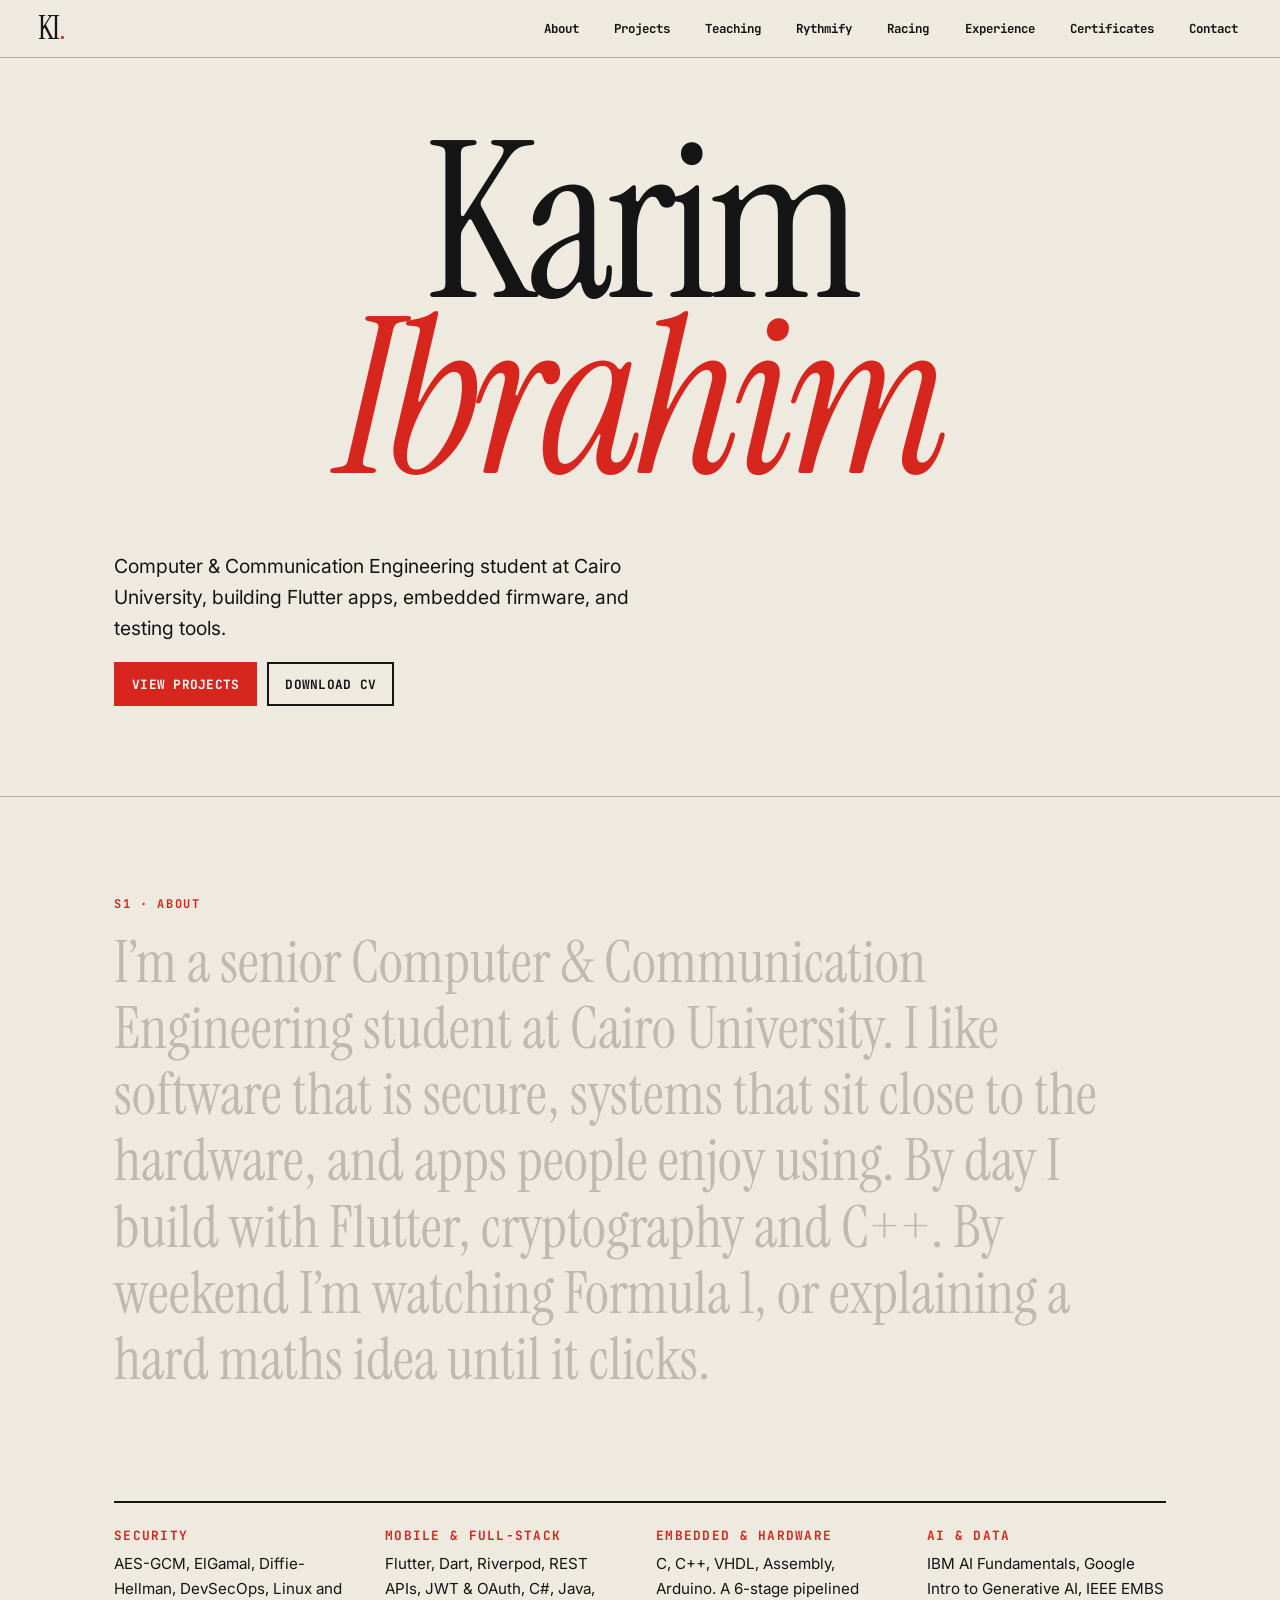
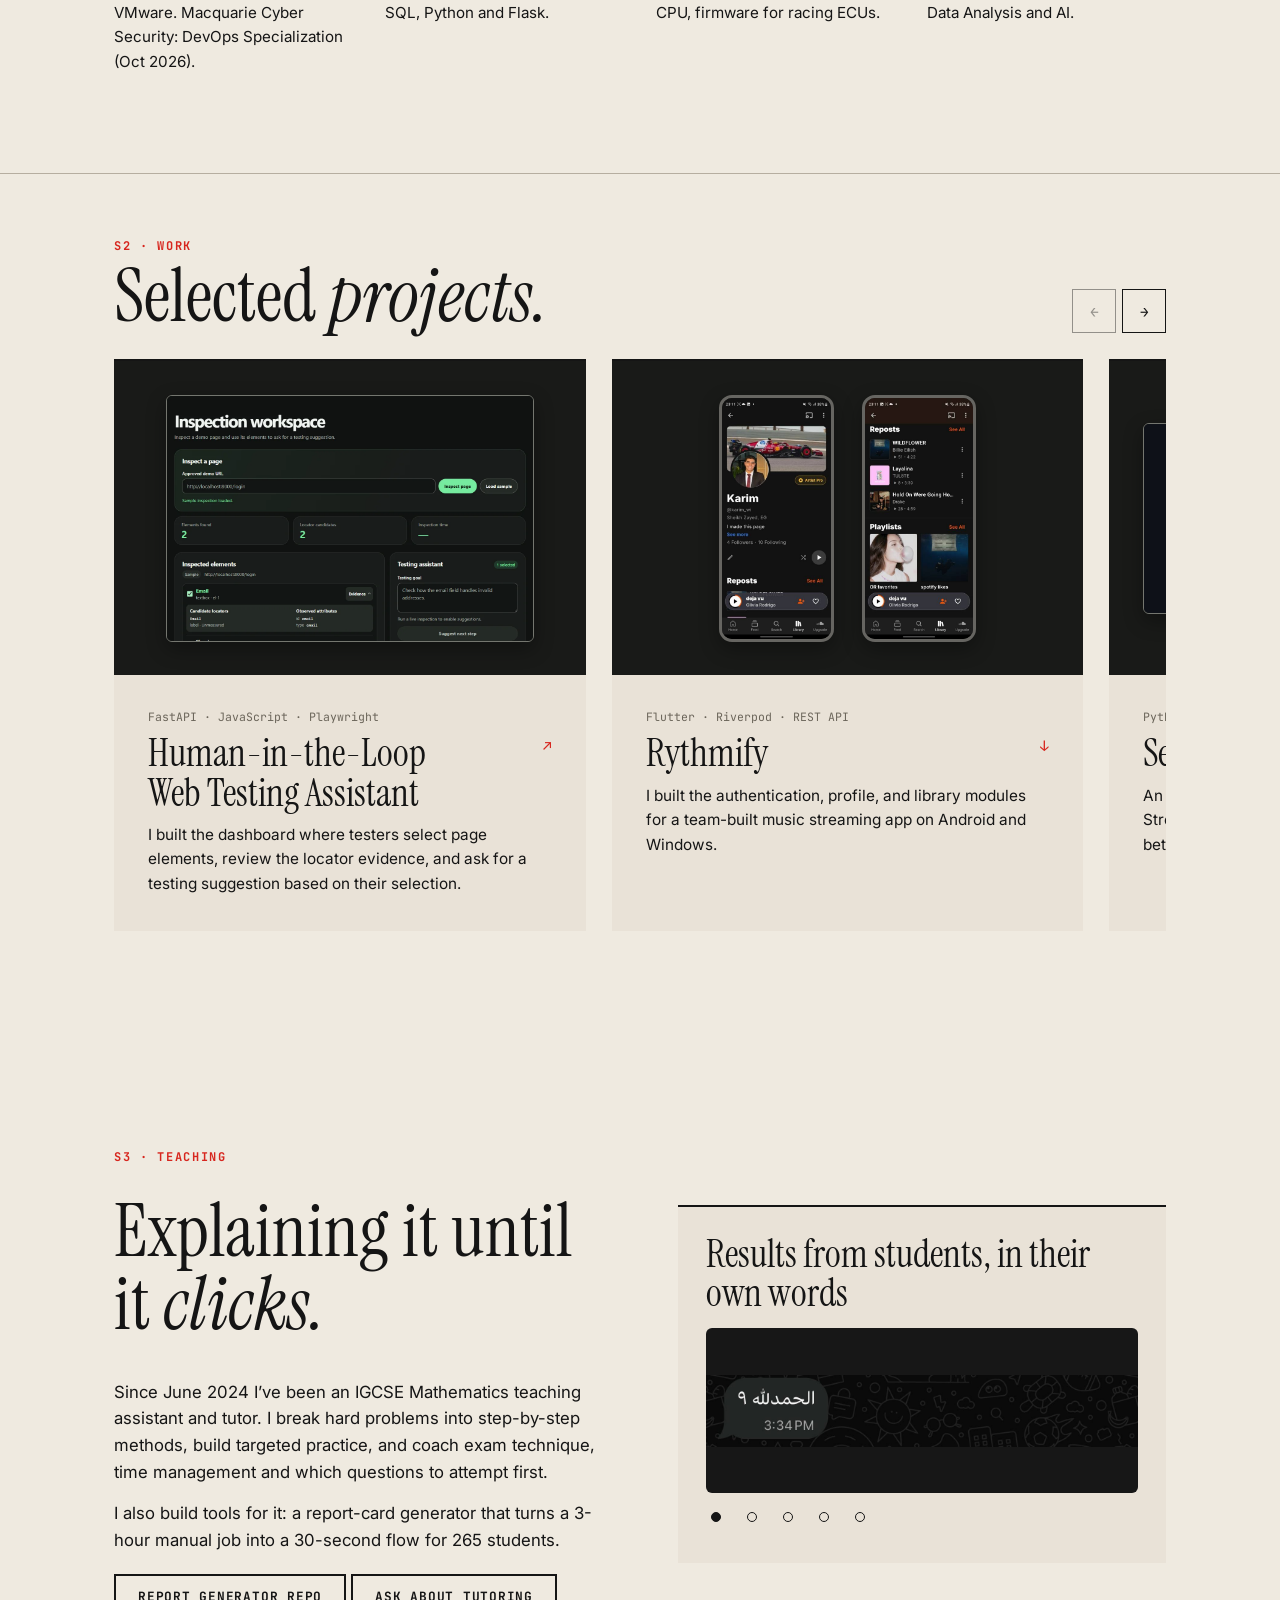
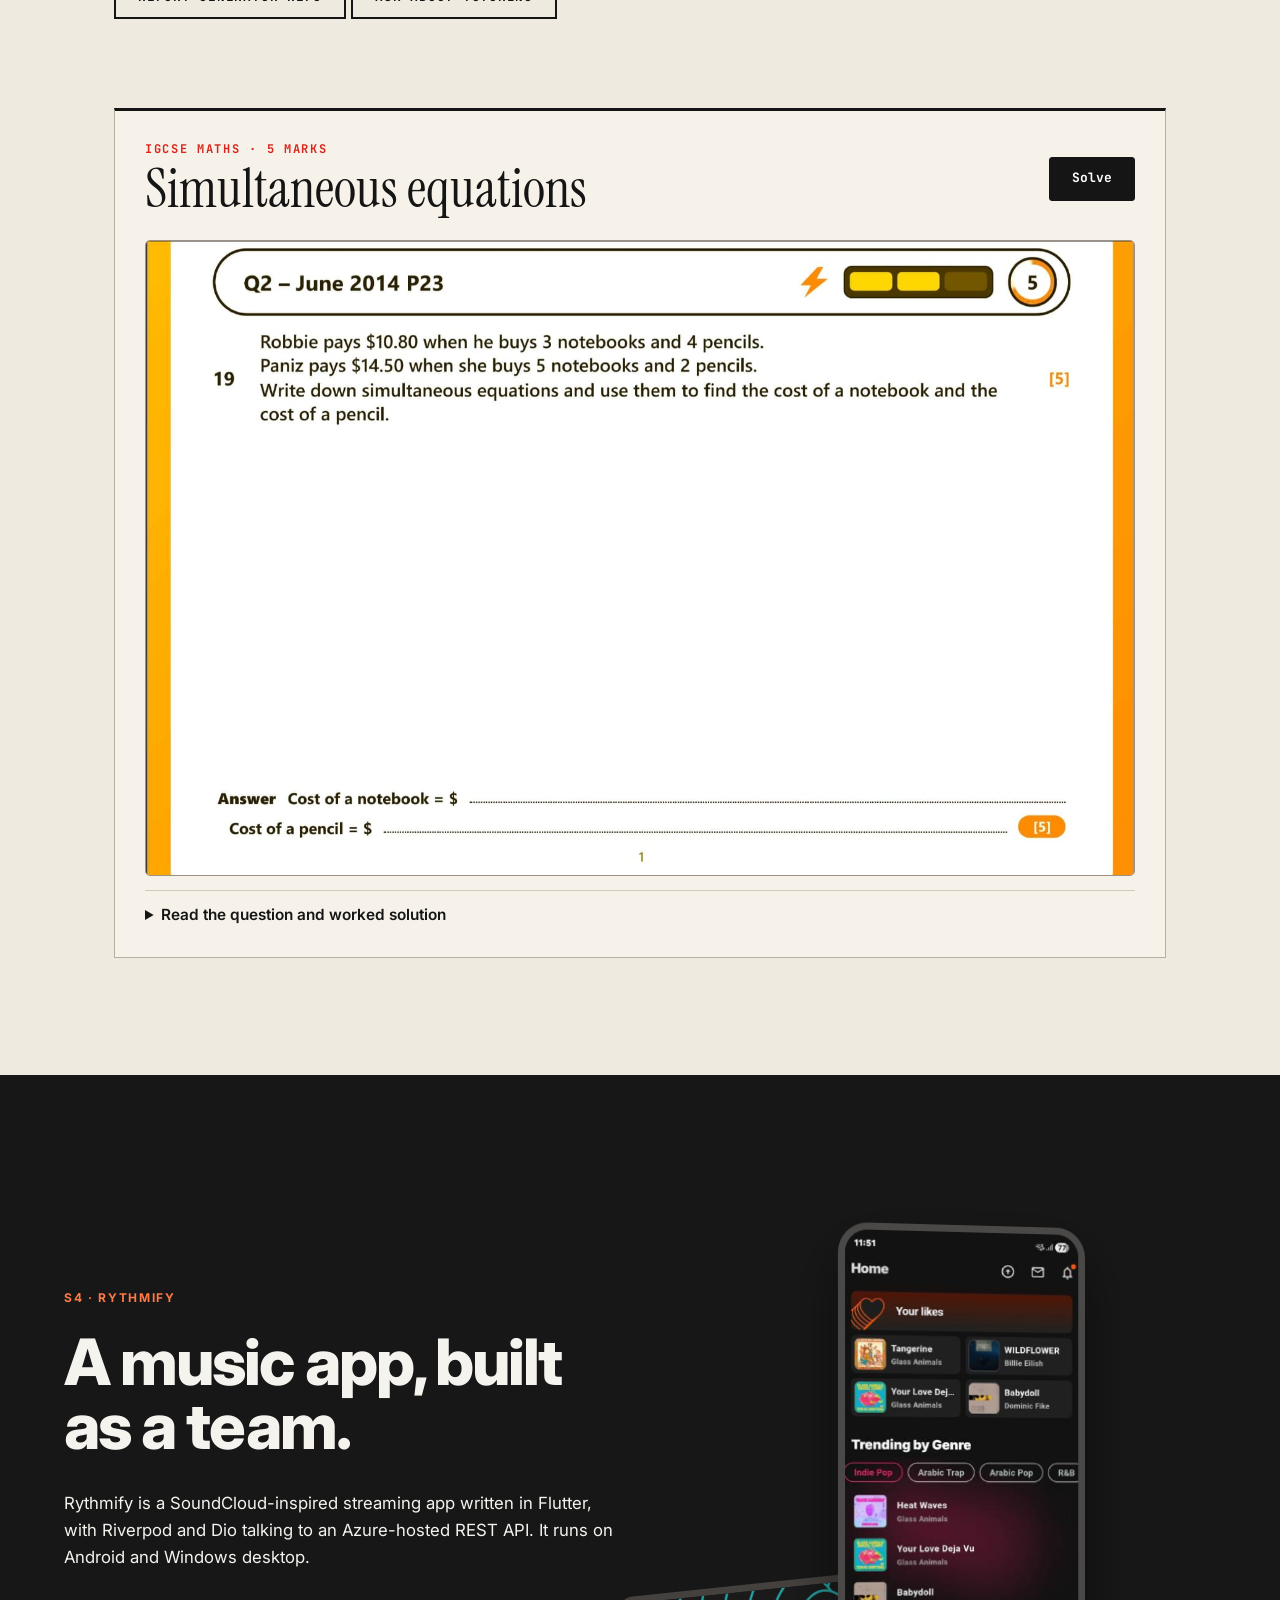
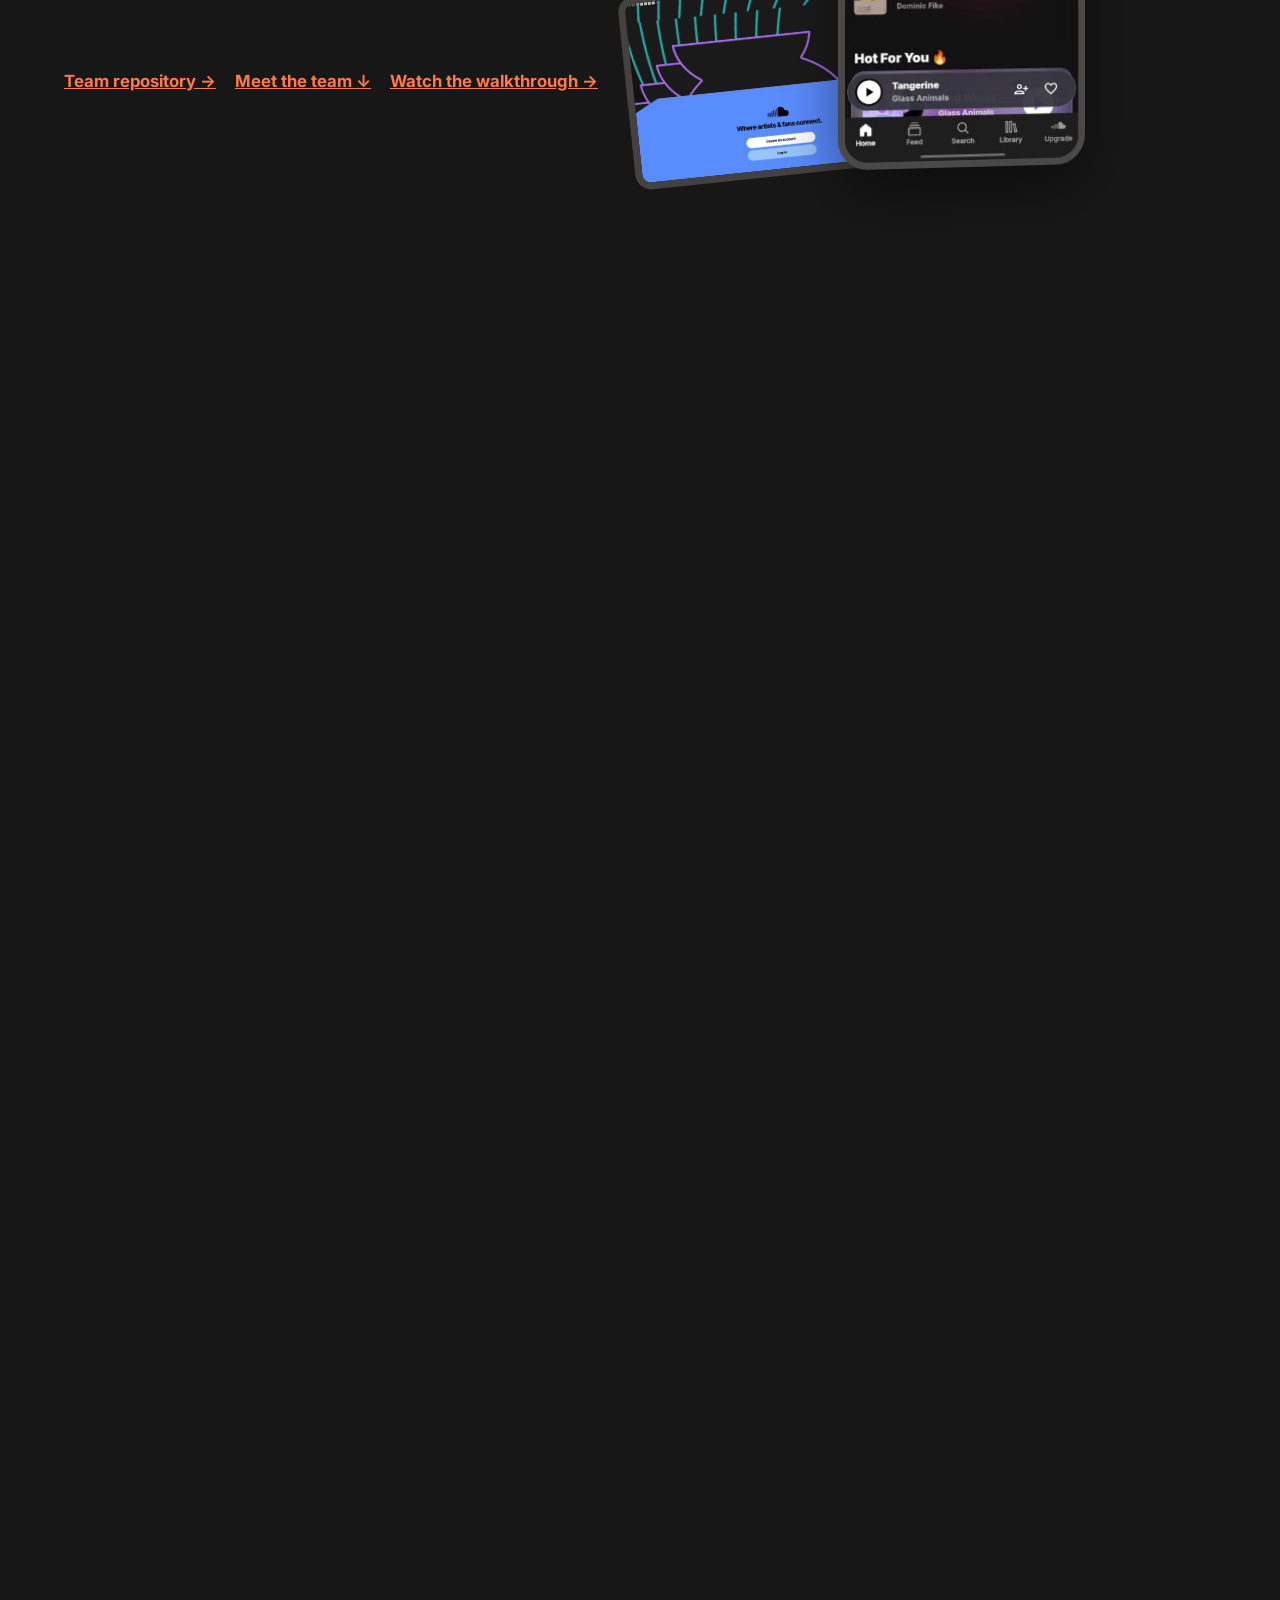
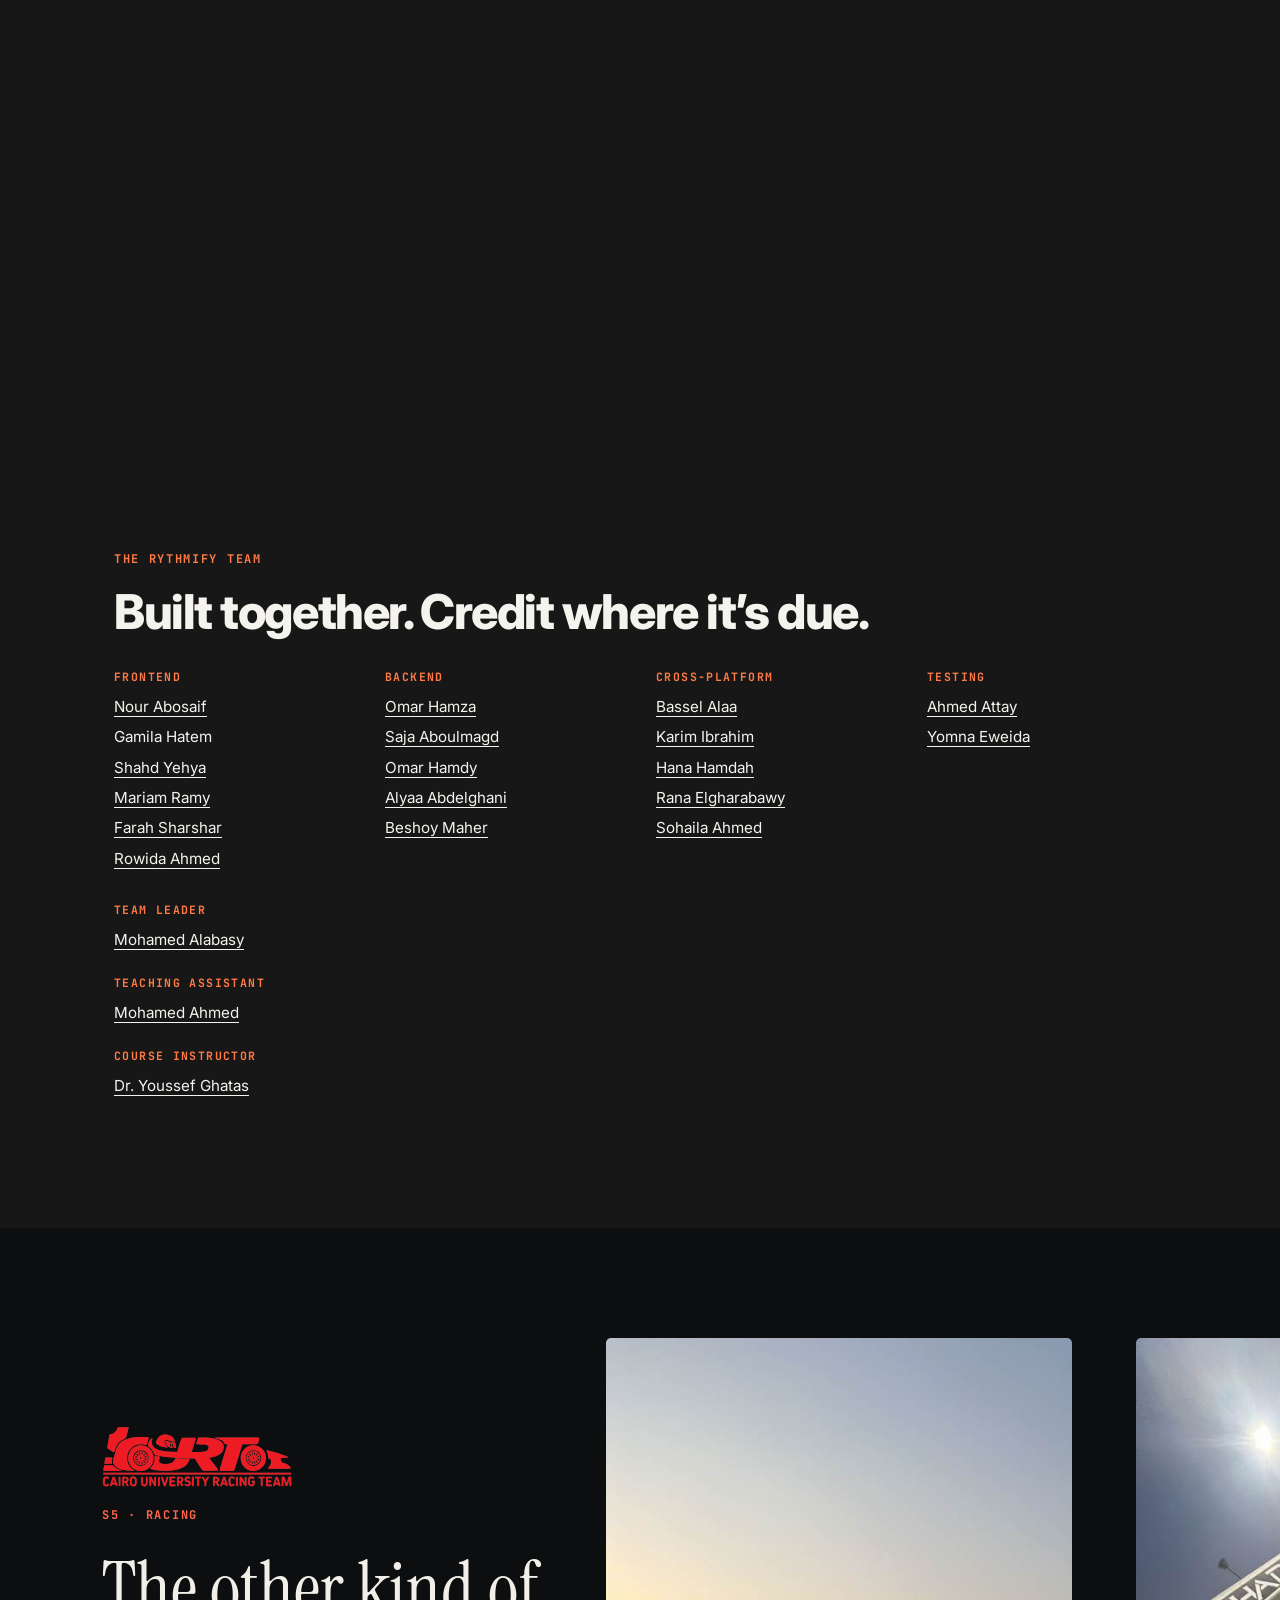
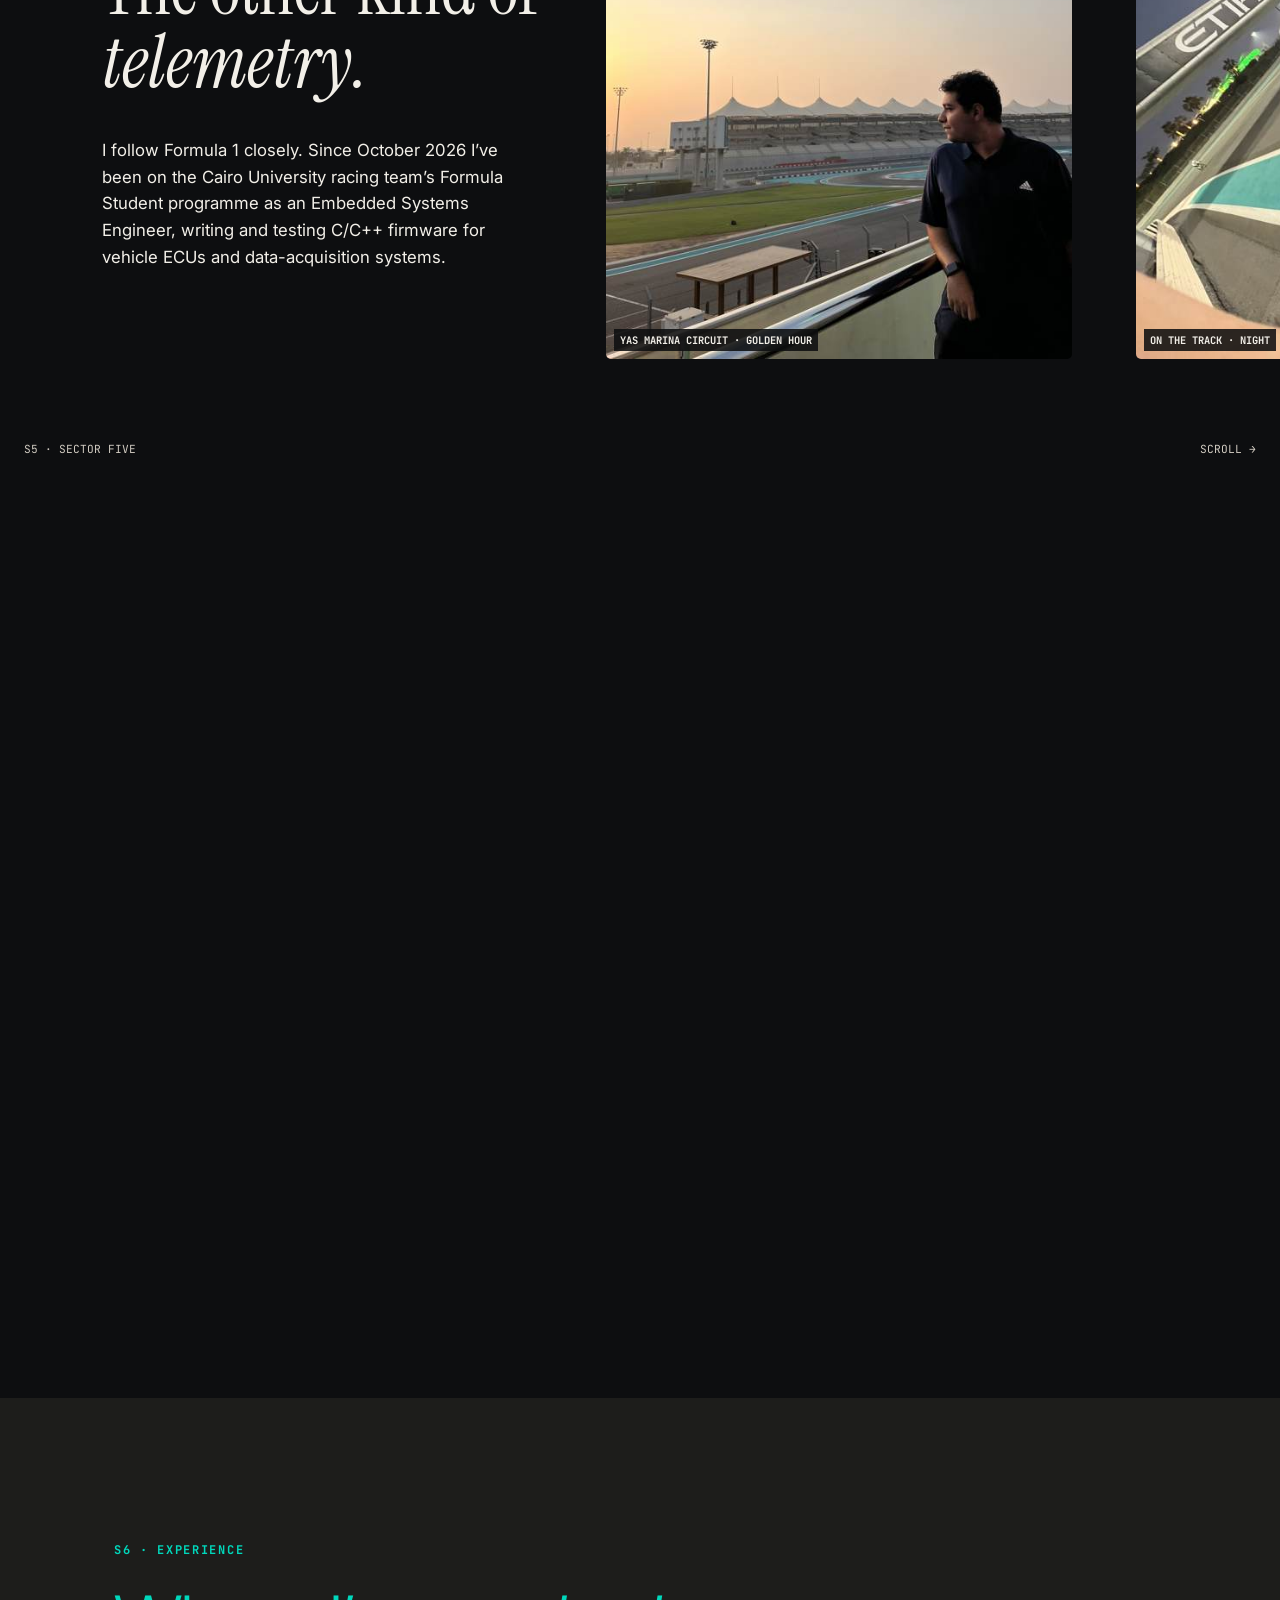
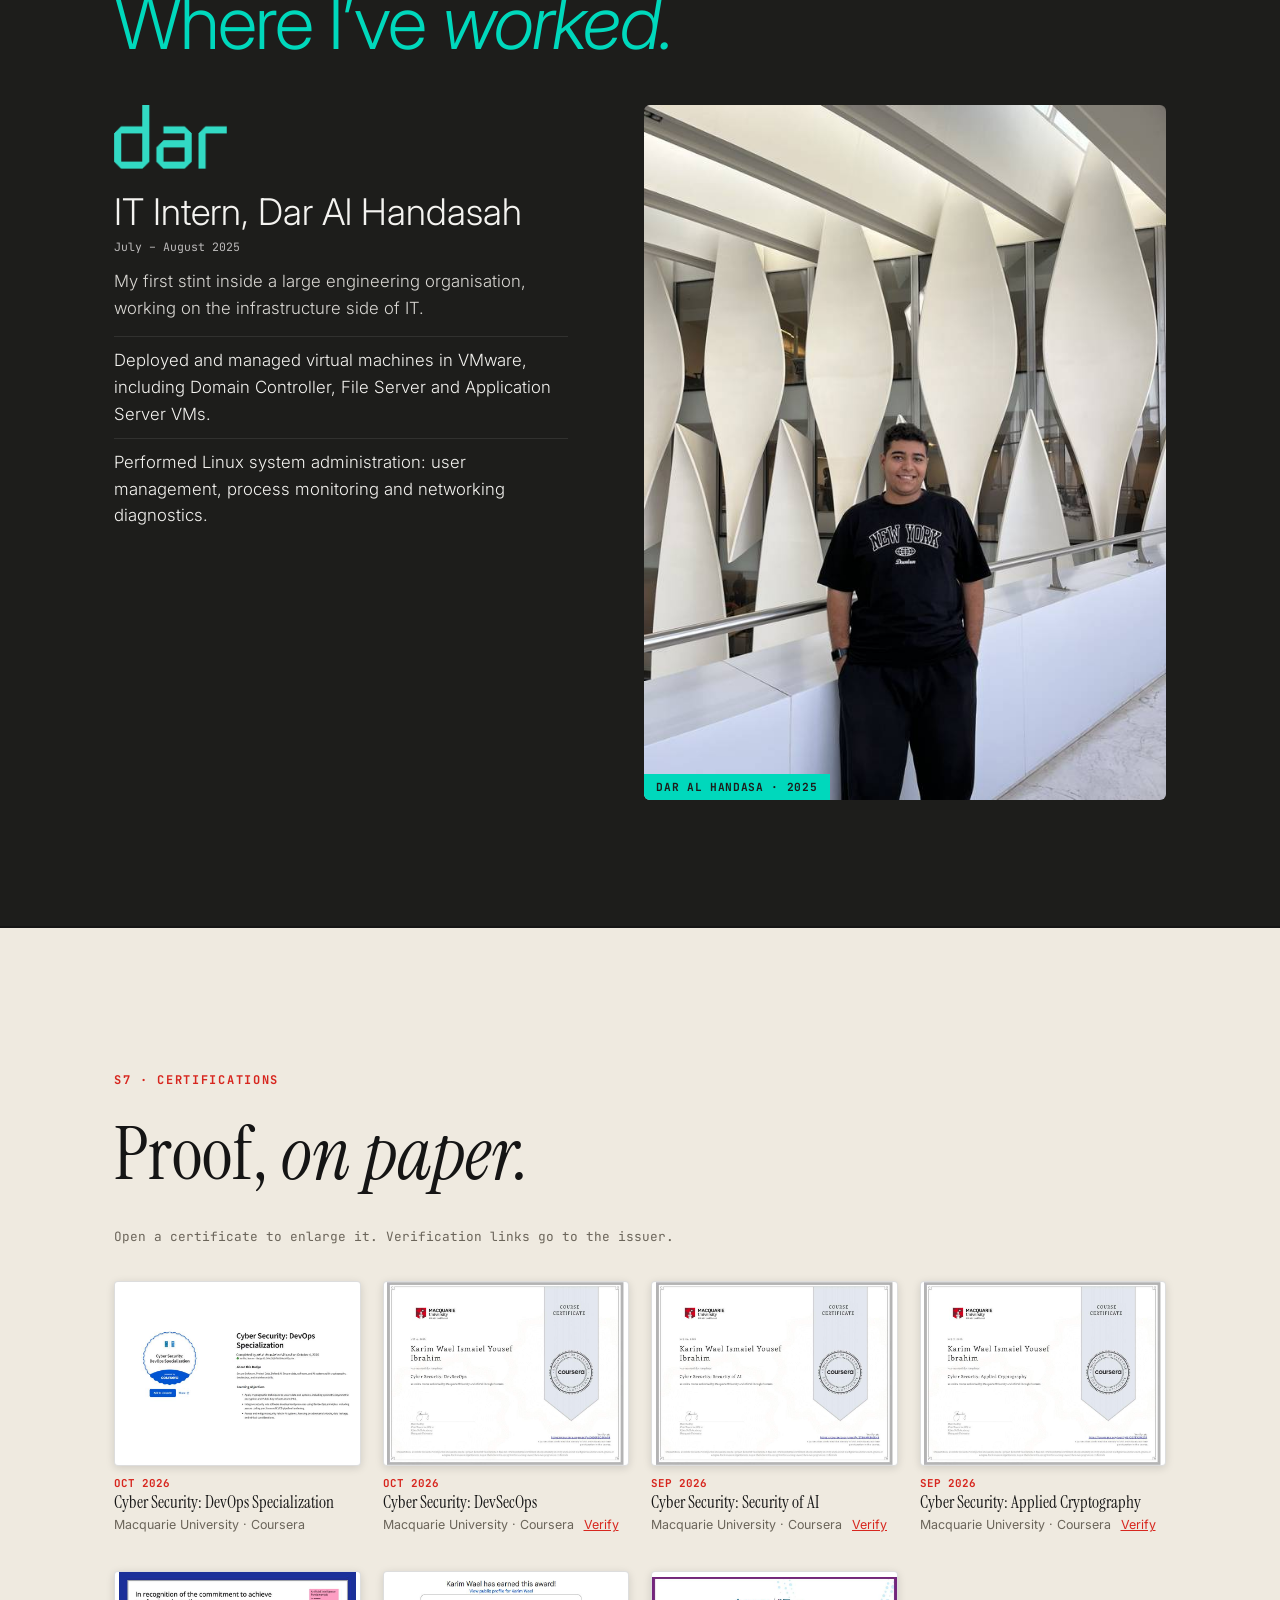
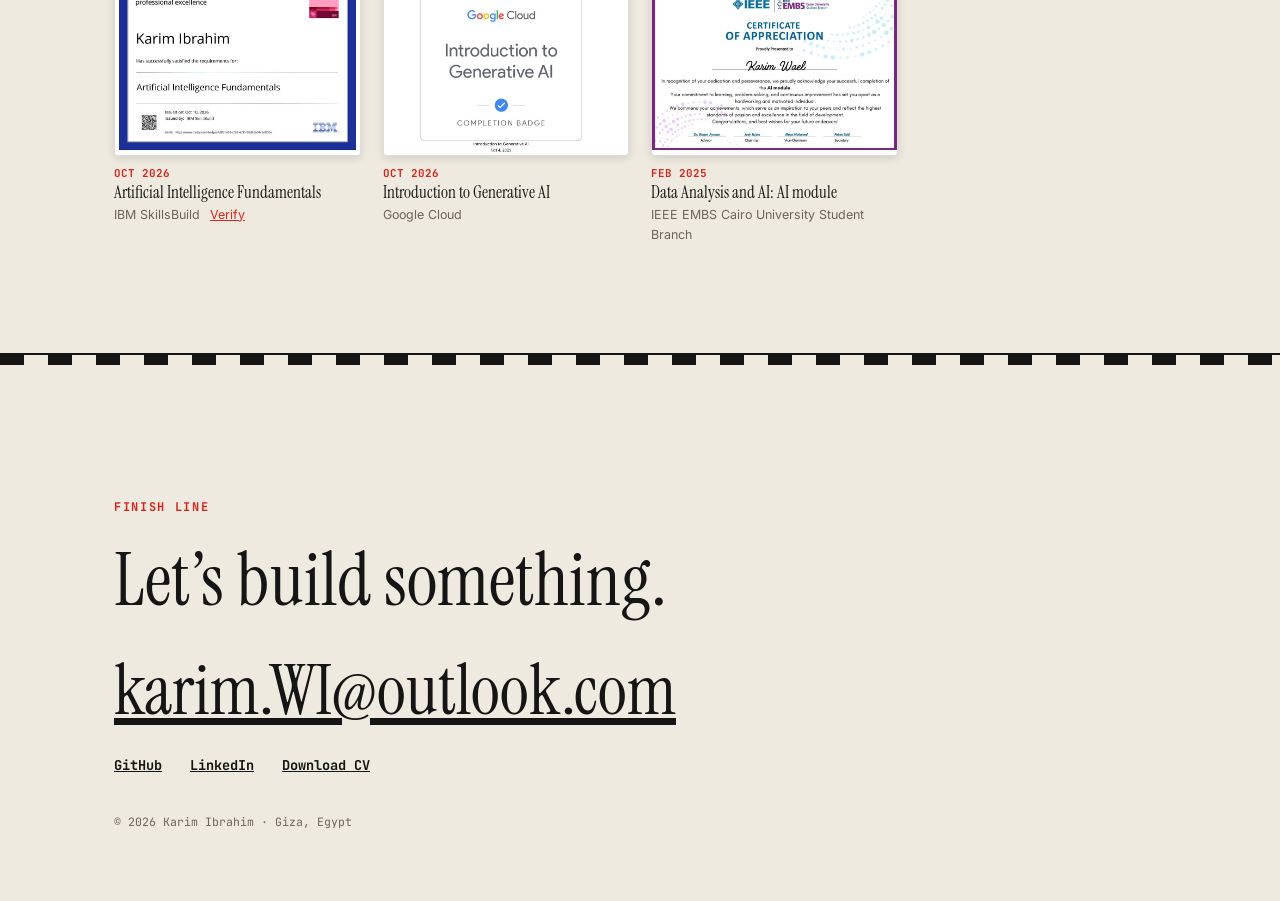
<file: index.html>
<!DOCTYPE html>
<html lang="en" id="top"><head><meta charset="utf-8">
<meta name="viewport" content="width=device-width, initial-scale=1, viewport-fit=cover">
<meta name="theme-color" content="#efeae0">
<title>Karim Ibrahim — Engineer, builder, teacher</title>
<meta name="description" content="Karim Ibrahim: Computer & Communication Engineering student at Cairo University. Flutter, security, embedded systems, Formula Student, IGCSE maths.">
<meta property="og:title" content="Karim Ibrahim — Engineer, builder, teacher"><meta property="og:type" content="website">
<link rel="preconnect" href="https://fonts.googleapis.com"><link rel="preconnect" href="https://fonts.gstatic.com" crossorigin>
<link href="https://fonts.googleapis.com/css2?family=Inter:wght@400;600;800&family=Instrument+Serif:ital@0;1&family=JetBrains+Mono:wght@400;700&display=swap" rel="stylesheet">
<link rel="icon" href="favicon.ico" sizes="any">
<link rel="stylesheet" href="styles.css"></head><body>
<a class="skip-link" href="#main">Skip to content</a>
<div class="site-header">
  <div class="nav-inner">
    <a class="wordmark" href="#top" aria-label="Karim Ibrahim, home">KI<span>.</span></a>
    <nav class="desktop-nav" aria-label="Portfolio">
      <a href="#about">About</a>
      <a href="#featured">Projects</a>
      <a href="#teach">Teaching</a>
      <a href="#ryth">Rythmify</a>
      <a href="#race">Racing</a>
      <a href="#exp">Experience</a>
      <a href="#certs">Certificates</a>
      <a href="#contact">Contact</a>
    </nav>
    <details class="mobile-menu">
      <summary>Menu</summary>
      <nav aria-label="Portfolio">
        <a href="#about">About</a>
        <a href="#featured">Projects</a>
        <a href="#teach">Teaching</a>
        <a href="#ryth">Rythmify</a>
        <a href="#race">Racing</a>
        <a href="#exp">Experience</a>
        <a href="#certs">Certificates</a>
        <a href="#contact">Contact</a>
      </nav>
    </details>
  </div>
  <div id="lap" aria-hidden="true"><b></b></div>
</div>

<header id="hero">
  <div class="w">
    <h1 class="name"><span>Karim</span> <span>Ibrahim</span></h1>
    <div class="hero-details">
      <p class="hero-intro">Computer &amp; Communication Engineering student at Cairo University, building Flutter apps, embedded firmware, and testing tools.</p>
      <div class="actions">
        <a class="btn primary" href="#featured">View projects</a>
        <a class="btn" href="assets/karim-ibrahim-cv.pdf" download>Download CV</a>
      </div>
    </div>
  </div>
</header>

<main id="main" tabindex="-1">
<section id="about" aria-labelledby="about-heading"><div class="w"><h2 class="eye" id="about-heading">S1 · About</h2>
<p class="big" id="big">I’m a senior Computer & Communication Engineering student at Cairo University. I like software that is secure, systems that sit close to the hardware, and apps people enjoy using. By day I build with Flutter, cryptography and C++. By weekend I’m watching Formula 1, or explaining a hard maths idea until it clicks.</p>
<div class="skills rv"><div><h3>Security</h3><p>AES-GCM, ElGamal, Diffie-Hellman, DevSecOps, Linux and VMware. Macquarie Cyber Security: DevOps Specialization (Oct 2026).</p></div><div><h3>Mobile & full-stack</h3><p>Flutter, Dart, Riverpod, REST APIs, JWT & OAuth, C#, Java, SQL, Python and Flask.</p></div><div><h3>Embedded & hardware</h3><p>C, C++, VHDL, Assembly, Arduino. A 6-stage pipelined CPU, firmware for racing ECUs.</p></div><div><h3>AI & data</h3><p>IBM AI Fundamentals, Google Intro to Generative AI, IEEE EMBS Data Analysis and AI.</p></div></div></div></section>

<section class="featured" id="featured" aria-labelledby="featured-heading">
  <div class="w">
    <div class="featured-head" id="work">
      <div>
        <p class="eye">S2 · Work</p>
        <h2 id="featured-heading">Selected <em>projects.</em></h2>
      </div>
      <div class="project-controls" hidden>
        <button type="button" aria-label="Previous project" aria-controls="project-track" data-shift="-1">←</button>
        <button type="button" aria-label="Next project" aria-controls="project-track" data-shift="1">→</button>
      </div>
    </div>
    <div class="project-track" id="project-track" role="region" aria-label="Project cards" tabindex="0">
      <article class="project" id="project-testing-assistant">
        <a class="project-card" href="projects/testing-assistant.html" aria-labelledby="project-title-testing-assistant">
          <div class="project-visual">
            <img src="assets/testing-assistant.webp" alt="Dashboard showing selectable page elements, candidate locators, and a testing goal" width="1180" height="790" loading="lazy" decoding="async">
          </div>
          <div class="project-body">
            <p class="tag">FastAPI · JavaScript · Playwright</p>
            <h3 id="project-title-testing-assistant">Human-in-the-Loop Web Testing Assistant <span aria-hidden="true">↗</span></h3>
            <p>I built the dashboard where testers select page elements, review the locator evidence, and ask for a testing suggestion based on their selection.</p>
          </div>
        </a>
      </article>
      <article class="project" id="project-rythmify">
        <a class="project-card" href="#ryth" aria-labelledby="project-title-rythmify">
          <div class="project-visual project-visual--phones">
            <img src="assets/rythmify-profile.jpg" alt="Rythmify profile screen with avatar, cover image, and follower counts" width="360" height="800" loading="lazy" decoding="async">
            <img src="assets/rythmify-library.jpg" alt="Rythmify library screen showing reposts and playlists" width="360" height="800" loading="lazy" decoding="async">
          </div>
          <div class="project-body">
            <p class="tag">Flutter · Riverpod · REST API</p>
            <h3 id="project-title-rythmify">Rythmify <span aria-hidden="true">↓</span></h3>
            <p>I built the authentication, profile, and library modules for a team-built music streaming app on Android and Windows.</p>
          </div>
        </a>
      </article>
      <article class="project" id="project-password-manager">
        <a class="project-card" href="projects/password-manager.html" aria-labelledby="project-title-password-manager">
          <div class="project-visual">
            <img src="assets/password-manager-web.png" alt="Streamlit interface for transferring an encrypted vault with a masked password field" width="1280" height="600" loading="lazy" decoding="async">
          </div>
          <div class="project-body">
            <p class="tag">Python · Streamlit · Applied cryptography</p>
            <h3 id="project-title-password-manager">Secure Password Manager <span aria-hidden="true">↗</span></h3>
            <p>An encrypted vault with a command-line interface, a Streamlit UI, and support for transferring the vault between devices.</p>
          </div>
        </a>
      </article>
      <article class="project" id="project-pipelined-cpu">
        <a class="project-card" href="projects/pipelined-cpu.html" aria-labelledby="project-title-pipelined-cpu">
          <div class="project-visual">
            <img src="assets/processor-one-operand.png" alt="ModelSim waveforms and final register state for a one-operand processor test" width="1280" height="676" loading="lazy" decoding="async">
          </div>
          <div class="project-body">
            <p class="tag">VHDL · ModelSim</p>
            <h3 id="project-title-pipelined-cpu">6-stage Pipelined CPU <span aria-hidden="true">↗</span></h3>
            <p>A six-stage processor that runs custom assembly and handles interrupts and pipeline hazards.</p>
          </div>
        </a>
      </article>
      <article class="project project--video" id="project-embedded-wall-follower">
        <a class="project-card" href="projects/embedded-wall-follower.html" aria-labelledby="project-title-embedded-wall-follower">
          <video id="robot-preview" class="project-video" data-autoplay data-src="assets/embedded-wall-follower.mp4" poster="assets/embedded-wall-follower.webp" muted playsinline loop preload="none" aria-hidden="true"></video>
          <div class="project-body">
            <p class="tag">Embedded C · Distance sensors · Finite state machine</p>
            <h3 id="project-title-embedded-wall-follower">Embedded Wall Follower <span aria-hidden="true">↗</span></h3>
            <p>An autonomous robot that follows walls, handles sharp turns, and counts left and right turns.</p>
          </div>
        </a>
        <button type="button" class="project-video-toggle" data-video-toggle aria-controls="robot-preview" hidden>Pause video</button>
      </article>
      <article class="project" id="project-report-card-generator">
        <a class="project-card" href="projects/report-card-generator.html" aria-labelledby="project-title-report-card-generator">
          <div class="project-visual">
            <img src="assets/report-dashboard-demo.webp" alt="Report generator dashboard with fictional student data, grade summaries, and attendance figures" width="1280" height="690" loading="lazy" decoding="async">
          </div>
          <div class="project-body">
            <p class="tag">Flask · ReportLab · Railway</p>
            <h3 id="project-title-report-card-generator">Report Card Generator <span aria-hidden="true">↗</span></h3>
            <p>I built a tool that turns CSV exports into individual maths reports, cutting a three-hour workflow to about 30 seconds for 265 students.</p>
          </div>
        </a>
      </article>
    </div>
  </div>
</section>

<section id="teach" aria-labelledby="teaching-title"><div class="w"><div class="tg"><div><div class="eye">S3 · Teaching</div><h2 id="teaching-title">Explaining it until it <em>clicks.</em></h2>
<p>Since June 2024 I’ve been an IGCSE Mathematics teaching assistant and tutor. I break hard problems into step-by-step methods, build targeted practice, and coach exam technique, time management and which questions to attempt first.</p>
<p style="margin-top:14px">I also build tools for it: a report-card generator that turns a 3-hour manual job into a 30-second flow for 265 students.</p>
<a class="btn" href="https://github.com/karimwael45/YA-Report-generator">Report generator repo</a> <a class="btn" href="https://wa.me/qr/3BOTJIRST4HJH1?s=r" target="_blank" rel="noopener">Ask about tutoring</a>
</div>
<div class="teaching-results">
<figure class="rev"><figcaption class="rev-cap">Results from students, in their own words</figcaption><div class="rev-box" id="rv"><img class="on" src="assets/tutoring-result-1.jpg" alt="Student message reporting a 9 in IGCSE maths" loading="lazy" decoding="async" width="1170" height="194"><img class="" src="assets/tutoring-result-2.jpg" alt="Student message reporting an 8 in IGCSE maths" loading="lazy" decoding="async" width="1170" height="282"><img class="" src="assets/tutoring-result-3.jpg" alt="Student message reporting an A* in IGCSE maths" loading="lazy" decoding="async" width="1170" height="277"><img class="" src="assets/tutoring-result-4.jpg" alt="Student message reporting a 9 in IGCSE maths" loading="lazy" decoding="async" width="1170" height="329"><img class="" src="assets/tutoring-result-5.jpg" alt="Student message reporting a 9 in IGCSE maths" loading="lazy" decoding="async" width="1170" height="378"></div><div class="rev-controls" id="rvd" hidden><div class="rev-dots" role="group" aria-label="Student results"><button type="button" aria-label="Show result 1" aria-current="true"></button><button type="button" aria-label="Show result 2"></button><button type="button" aria-label="Show result 3"></button><button type="button" aria-label="Show result 4"></button><button type="button" aria-label="Show result 5"></button></div></div></figure></div></div>

<article class="worksheet" aria-labelledby="worksheet-title">
  <header class="worksheet-head">
    <div>
      <p class="eye">IGCSE Maths · 5 marks</p>
      <h3 id="worksheet-title">Simultaneous equations</h3>
    </div>
    <button type="button" class="worksheet-solve" aria-controls="worksheet-paper" hidden>Solve</button>
  </header>
  <div class="worksheet-paper" id="worksheet-paper">
    <img class="worksheet-blank" src="assets/simultaneous-equations-question.png" width="1600" height="1028" alt="IGCSE simultaneous equations question about the prices of notebooks and pencils. Read the question and worked solution below for the text." loading="lazy" decoding="async">
    <div class="worksheet-layer worksheet-ink" aria-hidden="true" hidden>
      <canvas class="worksheet-aligned" width="1599" height="1036"></canvas>
      <div class="worksheet-aligned">
        <div class="worksheet-pen-position"><span class="worksheet-pen"></span></div>
      </div>
    </div>
    <div class="worksheet-layer worksheet-reveal" hidden>
      <img class="worksheet-aligned" src="assets/simultaneous-equations-solution.png" width="1599" height="1036" alt="The same worksheet with the handwritten elimination and substitution steps." loading="lazy" decoding="async">
    </div>
    <div class="worksheet-divider" aria-hidden="true" hidden></div>
    <div class="worksheet-grip" aria-hidden="true" hidden><span>‹</span><span>›</span></div>
    <input class="worksheet-range" type="range" min="0" max="100" value="0" aria-label="How much of the solved worksheet to show" aria-valuetext="0% solved" hidden>
  </div>
  <div class="worksheet-labels" aria-hidden="true" hidden>
    <span>Solved</span><span>Drag to compare</span><span>Unsolved</span>
  </div>
  <p class="worksheet-status" role="status"></p>
  <details class="worksheet-transcript">
    <summary>Read the question and worked solution</summary>
    <p>Three notebooks and four pencils cost $10.80. Five notebooks and two pencils cost $14.50. Find the price of one notebook and one pencil.</p>
    <ol>
      <li>Let <i>N</i> be the price of a notebook and <i>P</i> the price of a pencil, in dollars. The equations are <span class="worksheet-math">4<i>P</i> + 3<i>N</i> = 10.80</span> and <span class="worksheet-math">2<i>P</i> + 5<i>N</i> = 14.50</span>.</li>
      <li>Multiply the second equation by 2 to get <span class="worksheet-math">4<i>P</i> + 10<i>N</i> = 29.00</span>. Subtract that from the first equation to eliminate <i>P</i>. This gives <span class="worksheet-math">−7<i>N</i> = −18.20</span>, so <span class="worksheet-math"><i>N</i> = 2.60</span>.</li>
      <li>Substitute <span class="worksheet-math"><i>N</i> = 2.60</span> into the first equation. Then <span class="worksheet-math">4<i>P</i> + 7.80 = 10.80</span>, so <span class="worksheet-math">4<i>P</i> = 3.00</span> and <span class="worksheet-math"><i>P</i> = 0.75</span>.</li>
    </ol>
    <p><strong>Notebook $2.60 · Pencil $0.75</strong></p>
  </details>
</article>
</div></section>

<section id="ryth" aria-labelledby="rt"><div class="pin" data-pin="v"><div class="stk"><div class="rg">
<div><div class="eye">S4 · Rythmify</div><h2 id="rt">A music app, built as a team.</h2>
<div class="steps">
<div class="step on" data-view="Home"><p>Rythmify is a SoundCloud-inspired streaming app written in Flutter, with Riverpod and Dio talking to an Azure-hosted REST API. It runs on Android and Windows desktop.</p></div>
<div class="step" data-view="Sign in"><p><b>Auth, which I built.</b> JWT with refresh-token rotation, Google OAuth, silent retry on a 401, and a full password-reset flow.</p></div>
<div class="step" data-view="Profile"><p><b>Profile, which I built.</b> Avatar and cover uploads, privacy toggles and follower counts, all through the REST API.</p></div>
<div class="step" data-view="Library"><p><b>Library, which I built.</b> Reposts and playlists in one place.</p></div>
<div class="step" data-view="Player"><p>And the listening view, with a waveform and comments that pin to the track.</p></div></div>
<a class="rl" href="https://github.com/Rythmify/cross">Team repository →</a>
<a class="rl" href="#cr">Meet the team ↓</a>
<a class="rl" href="assets/rythmify-walkthrough.webm">Watch the walkthrough →</a></div>
<div class="dev" id="dev">
  <div class="ryth-controls" hidden>
    <button type="button" data-shift="-1" aria-label="Previous app screen" aria-controls="ryth-phone">←</button>
    <span role="status" class="ryth-view"></span>
    <button type="button" data-shift="1" aria-label="Next app screen" aria-controls="ryth-phone">→</button>
  </div>
  <div class="tab"><img class="on" src="assets/rythmify-tablet-signup.jpg" alt="Rythmify sign-up screen on a tablet" loading="lazy" decoding="async" width="1400" height="912"><img src="assets/rythmify-tablet-signin.jpg" alt="Rythmify sign-in screen on a tablet" loading="lazy" decoding="async" width="1400" height="912"><img src="assets/rythmify-tablet-library.jpg" alt="Rythmify library screen on a tablet" loading="lazy" decoding="async" width="1400" height="912"></div>
<div class="ph1" id="ryth-phone"><img class="on" src="assets/rythmify-home.jpg" alt="Rythmify home screen" loading="lazy" decoding="async" width="360" height="780"><img src="assets/rythmify-signin.jpg" alt="Rythmify sign-in screen" loading="lazy" decoding="async" width="360" height="800"><img src="assets/rythmify-profile.jpg" alt="Rythmify profile screen" loading="lazy" decoding="async" width="360" height="800"><img src="assets/rythmify-library.jpg" alt="Rythmify library screen" loading="lazy" decoding="async" width="360" height="800"><img src="assets/rythmify-player.jpg" alt="Rythmify player with waveform and comments" loading="lazy" decoding="async" width="360" height="780"></div></div>
</div></div></div></section>

<section id="cr" aria-labelledby="crh"><div class="eye">The Rythmify team</div><h2 id="crh">Built together. Credit where it’s due.</h2><div class="cg">
<div><h3>Frontend</h3><ul><li><a href="https://www.linkedin.com/in/nour-abosaif/">Nour Abosaif</a></li><li>Gamila Hatem</li><li><a href="https://www.linkedin.com/in/shahd-yehya/">Shahd Yehya</a></li><li><a href="https://www.linkedin.com/in/mariam-ramy-3605142a6/">Mariam Ramy</a></li><li><a href="https://www.linkedin.com/in/farah-sharshar-135602311/">Farah Sharshar</a></li><li><a href="https://www.linkedin.com/in/rowida-ahmed-395626326/">Rowida Ahmed</a></li></ul></div>
<div><h3>Backend</h3><ul><li><a href="https://www.linkedin.com/in/omar-hamza-2806a5335/">Omar Hamza</a></li><li><a href="https://www.linkedin.com/in/saja-aboulmagd-66a745289/">Saja Aboulmagd</a></li><li><a href="https://www.linkedin.com/in/omar-hamdy-138953286/">Omar Hamdy</a></li><li><a href="https://www.linkedin.com/in/alyaa-abdelghani-bb8544326/">Alyaa Abdelghani</a></li><li><a href="https://www.linkedin.com/in/beshoy-maher-7a8726253/">Beshoy Maher</a></li></ul></div>
<div><h3>Cross-platform</h3><ul><li><a href="https://www.linkedin.com/in/basselalaax/">Bassel Alaa</a></li><li><a href="https://www.linkedin.com/in/karim-ibrahim-2468ab345/">Karim Ibrahim</a></li><li><a href="https://www.linkedin.com/in/hana-hamdah-6a4074334/">Hana Hamdah</a></li><li><a href="https://www.linkedin.com/in/ranaelgharabawy/">Rana Elgharabawy</a></li><li><a href="https://www.linkedin.com/in/sohaila-ahmed-3255a8349/">Sohaila Ahmed</a></li></ul></div>
<div><h3>Testing</h3><ul><li><a href="https://www.linkedin.com/in/ahmedattay/">Ahmed Attay</a></li><li><a href="https://www.linkedin.com/in/yomnaeweida/">Yomna Eweida</a></li></ul></div>
<div><h3>Team leader</h3><ul><li><a href="https://www.linkedin.com/in/mohamed-alabasy1/">Mohamed Alabasy</a></li></ul><h3 style="margin-top:20px">Teaching assistant</h3><ul><li><a href="https://www.linkedin.com/in/mohamed-ahmed-abdelmoniem/">Mohamed Ahmed</a></li></ul><h3 style="margin-top:20px">Course instructor</h3><ul><li><a href="https://www.linkedin.com/in/youssef-ghatas/">Dr. Youssef Ghatas</a></li></ul></div>
</div></section>

<section id="race" aria-labelledby="rh"><div class="pin" data-pin="h"><div class="stk"><div class="trk">
<div class="pn txt"><img class="logo" src="assets/curt-logo.svg" alt="Cairo University Racing Team logo" width="136" height="44" loading="lazy" decoding="async"><div class="eye">S5 · Racing</div><h2 id="rh">The other kind of <em>telemetry.</em></h2><p>I follow Formula 1 closely. Since October 2026 I’ve been on the Cairo University racing team’s Formula Student programme as an Embedded Systems Engineer, writing and testing C/C++ firmware for vehicle ECUs and data-acquisition systems.</p></div>
<div class="pn"><figure><img src="assets/yas-marina-sunset.jpg" alt="Karim at Yas Marina Circuit at sunset, looking over the track" loading="lazy" decoding="async" width="540" height="720"><figcaption>YAS MARINA CIRCUIT · GOLDEN HOUR</figcaption></figure></div>
<div class="pn"><figure><img src="assets/yas-marina-night.jpg" alt="Selfie on the Yas Marina Circuit track at night with the Etihad sign behind" loading="lazy" decoding="async" width="540" height="720"><figcaption>ON THE TRACK · NIGHT</figcaption></figure></div>
<div class="pn txt"><h3 class="telemetry-title">From sensor readings to telemetry</h3>
<p>My role covers the embedded firmware and data acquisition. Here’s where that work fits in a typical telemetry system.</p>
<ol class="telemetry-flow" aria-label="Typical vehicle telemetry flow">
  <li>Vehicle sensors</li><li>ECU firmware</li><li>Data logging</li>
</ol></div>
</div><div class="ticker"><span>S5 · SECTOR FIVE</span><span>SCROLL →</span></div></div></div></section>

<section id="exp" aria-labelledby="xh"><div class="w"><div class="eye">S6 · Experience</div><h2 id="xh">Where I’ve <em>worked.</em></h2>
<div class="xg"><div class="job rv"><img class="dl" src="assets/dar-logo.png" alt="Dar logo" loading="lazy" decoding="async" width="250" height="141"><h3>IT Intern, Dar Al Handasah</h3><span class="tag">July – August 2025</span>
<p>My first stint inside a large engineering organisation, working on the infrastructure side of IT.</p>
<ul class="pts"><li>Deployed and managed virtual machines in VMware, including Domain Controller, File Server and Application Server VMs.</li><li>Performed Linux system administration: user management, process monitoring and networking diagnostics.</li></ul>
</div>
<figure class="rv"><img src="assets/dar-internship.jpg" alt="Karim inside the Dar Al Handasa building, standing in front of sculpted white panels" loading="lazy" decoding="async" width="640" height="853"><figcaption>DAR AL HANDASA · 2025</figcaption></figure></div>
</div></section>

<section id="certs" aria-labelledby="ch"><div class="w"><div class="eye">S7 · Certifications</div><h2 id="ch">Proof, <em>on paper.</em></h2><p class="cn">Open a certificate to enlarge it. Verification links go to the issuer.</p><div class="cg2">
<figure class="ct rv"><a class="zoom" href="assets/certificate-devops.jpg" data-t="Cyber Security: DevOps Specialization" aria-label="Enlarge certificate: Cyber Security: DevOps Specialization"><img src="assets/certificate-devops.jpg" alt="Coursera badge for the Cyber Security: DevOps Specialization" loading="lazy" decoding="async" width="900" height="372"></a><figcaption><time>OCT 2026</time><b>Cyber Security: DevOps Specialization</b><small>Macquarie University · Coursera</small></figcaption></figure>
<figure class="ct rv"><a class="zoom" href="assets/certificate-devsecops.jpg" data-t="Cyber Security: DevSecOps" data-v="https://coursera.org/verify/D656FBO5KA1B" aria-label="Enlarge certificate: Cyber Security: DevSecOps"><img src="assets/certificate-devsecops.jpg" alt="Course certificate: Cyber Security: DevSecOps" loading="lazy" decoding="async" width="900" height="695"></a><figcaption><time>OCT 2026</time><b>Cyber Security: DevSecOps</b><small>Macquarie University · Coursera <a href="https://coursera.org/verify/D656FBO5KA1B">Verify</a></small></figcaption></figure>
<figure class="ct rv"><a class="zoom" href="assets/certificate-security-ai.jpg" data-t="Cyber Security: Security of AI" data-v="https://coursera.org/verify/ET6HAW8AIEHS" aria-label="Enlarge certificate: Cyber Security: Security of AI"><img src="assets/certificate-security-ai.jpg" alt="Course certificate: Cyber Security: Security of AI" loading="lazy" decoding="async" width="900" height="695"></a><figcaption><time>SEP 2026</time><b>Cyber Security: Security of AI</b><small>Macquarie University · Coursera <a href="https://coursera.org/verify/ET6HAW8AIEHS">Verify</a></small></figcaption></figure>
<figure class="ct rv"><a class="zoom" href="assets/certificate-cryptography.jpg" data-t="Cyber Security: Applied Cryptography" data-v="https://coursera.org/verify/LJCGYEV3W27P" aria-label="Enlarge certificate: Cyber Security: Applied Cryptography"><img src="assets/certificate-cryptography.jpg" alt="Course certificate: Cyber Security: Applied Cryptography" loading="lazy" decoding="async" width="900" height="695"></a><figcaption><time>SEP 2026</time><b>Cyber Security: Applied Cryptography</b><small>Macquarie University · Coursera <a href="https://coursera.org/verify/LJCGYEV3W27P">Verify</a></small></figcaption></figure>
<figure class="ct rv"><a class="zoom" href="assets/certificate-ibm-ai.jpg" data-t="Artificial Intelligence Fundamentals" data-v="https://www.credly.com/badges/b8f61e0d-c783-4d95-90c8-0a94c1cf053e" aria-label="Enlarge certificate: Artificial Intelligence Fundamentals"><img src="assets/certificate-ibm-ai.jpg" alt="IBM SkillsBuild certificate: Artificial Intelligence Fundamentals" loading="lazy" decoding="async" width="900" height="695"></a><figcaption><time>OCT 2026</time><b>Artificial Intelligence Fundamentals</b><small>IBM SkillsBuild <a href="https://www.credly.com/badges/b8f61e0d-c783-4d95-90c8-0a94c1cf053e">Verify</a></small></figcaption></figure>
<figure class="ct rv"><a class="zoom" href="assets/certificate-google-ai.jpg" data-t="Introduction to Generative AI" aria-label="Enlarge certificate: Introduction to Generative AI"><img src="assets/certificate-google-ai.jpg" alt="Google Cloud completion badge: Introduction to Generative AI" loading="lazy" decoding="async" width="741" height="680"></a><figcaption><time>OCT 2026</time><b>Introduction to Generative AI</b><small>Google Cloud</small></figcaption></figure>
<figure class="ct rv"><a class="zoom" href="assets/certificate-embs.jpg" data-t="Data Analysis and AI: AI module" aria-label="Enlarge certificate: Data Analysis and AI: AI module"><img src="assets/certificate-embs.jpg" alt="IEEE EMBS Cairo University Student Branch certificate of appreciation for the AI module" loading="lazy" decoding="async" width="900" height="636"></a><figcaption><time>FEB 2025</time><b>Data Analysis and AI: AI module</b><small>IEEE EMBS Cairo University Student Branch</small></figcaption></figure>
</div></div></section>
<dialog id="lb" aria-labelledby="lbt"><button id="lbx" aria-label="Close">×</button><img id="lbi" alt=""><p><span id="lbt"></span> <a id="lbv" hidden>Verify</a></p></dialog>



<footer id="contact"><div class="w"><div class="eye">Finish line</div><h2>Let’s build something.</h2><a class="em" href="mailto:karim.WI@outlook.com">karim.WI@outlook.com</a>
<ul><li><a href="https://github.com/karimwael45">GitHub</a></li><li><a href="https://www.linkedin.com/in/karim-ibrahim-2468ab345/">LinkedIn</a></li><li><a href="assets/karim-ibrahim-cv.pdf" download>Download CV</a></li></ul><p class="tag" style="margin-top:40px">© 2026 Karim Ibrahim · Giza, Egypt</p></div></footer>
</main>
<script src="project-media.js" defer></script>
<script src="script.js" defer></script>
<script src="worksheet.js?v=2f81926" defer></script></body></html>
</file>
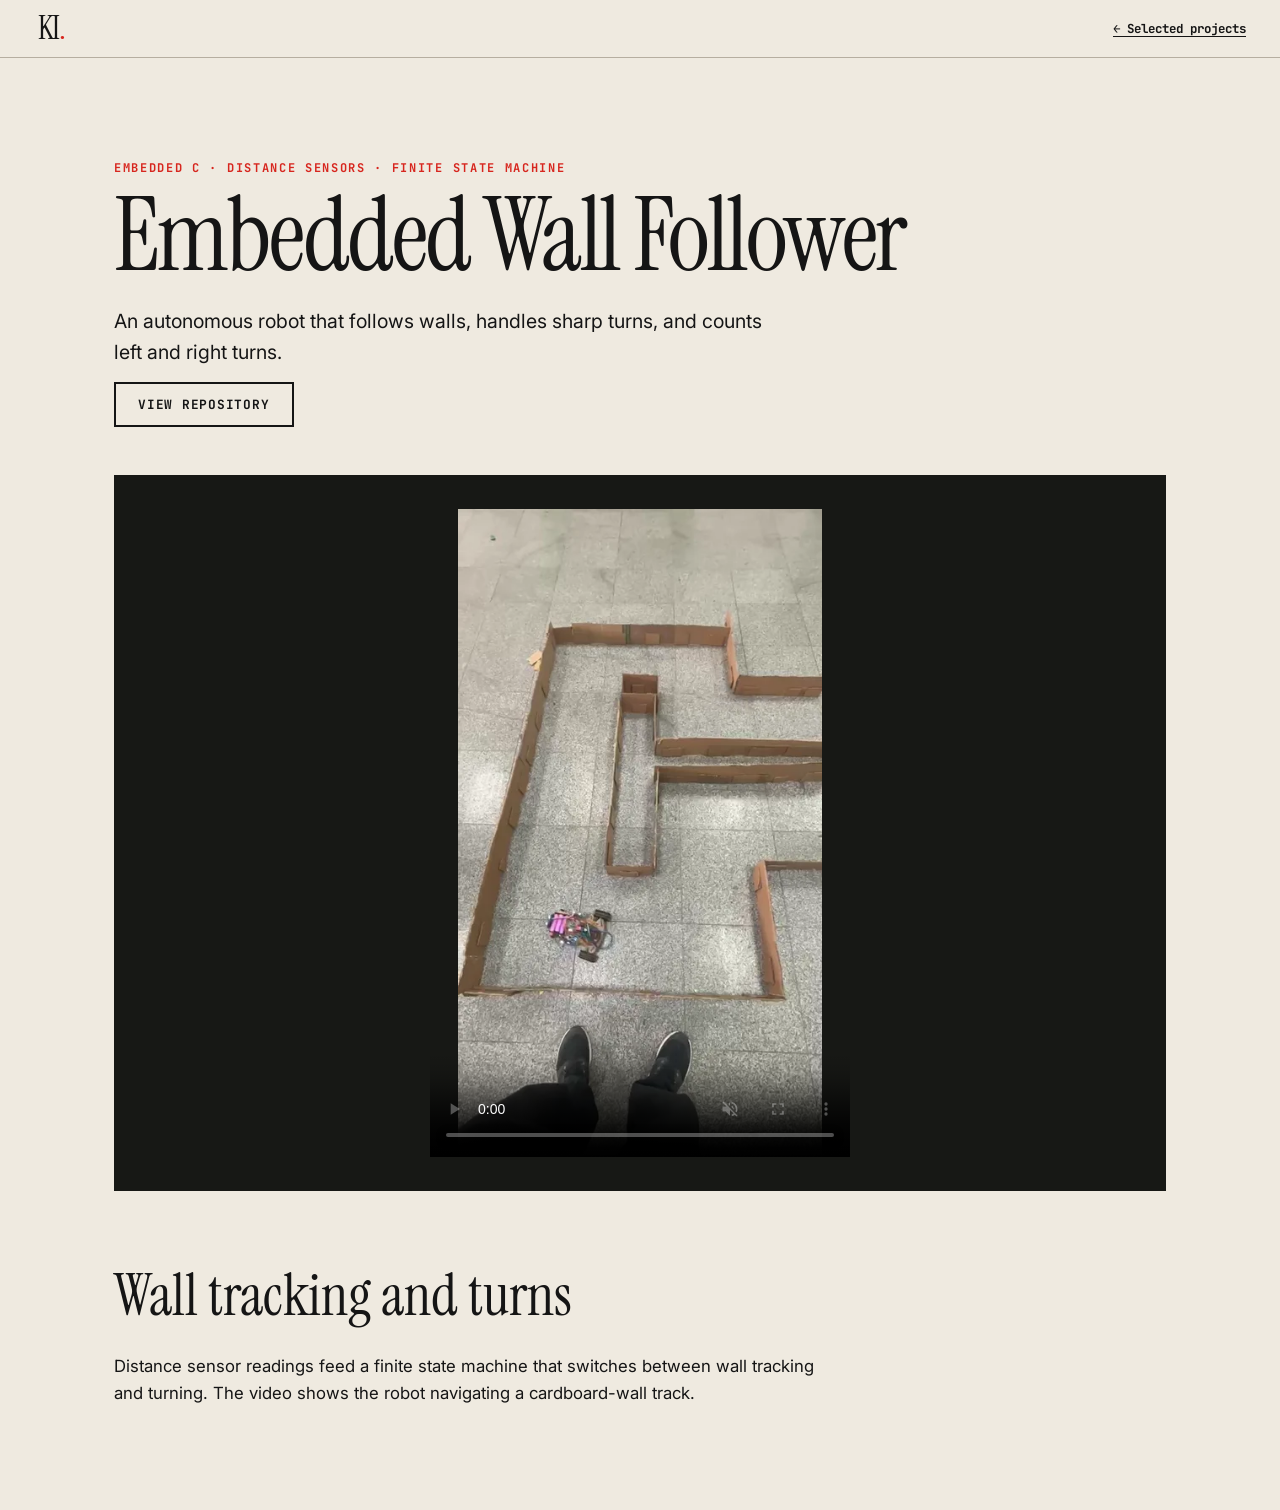
<file: projects/embedded-wall-follower.html>
<!doctype html>
<html lang="en">
<head>
  <meta charset="utf-8">
  <meta name="viewport" content="width=device-width, initial-scale=1">
  <meta name="description" content="An autonomous robot that follows walls, handles sharp turns, and counts left and right turns.">
  <title>Embedded Wall Follower | Karim Ibrahim</title>
  <link rel="icon" href="../favicon.ico" sizes="any">
  <link rel="preconnect" href="https://fonts.googleapis.com">
  <link rel="preconnect" href="https://fonts.gstatic.com" crossorigin>
  <link href="https://fonts.googleapis.com/css2?family=Instrument+Serif:ital@0;1&family=Inter:wght@400;600;800&family=JetBrains+Mono:wght@400;700&display=swap" rel="stylesheet">
  <link rel="stylesheet" href="../styles.css">
  <script src="../project-media.js" defer></script>
</head>
<body>
  <header class="site-header">
    <div class="nav-inner">
      <a class="wordmark" href="../index.html" aria-label="Karim Ibrahim, home">KI<span>.</span></a>
      <a href="../index.html#project-embedded-wall-follower" class="project-back">← Selected projects</a>
    </div>
  </header>
  <main class="project-detail w">
    <header class="project-detail-intro">
      <p class="eye">Embedded C · Distance sensors · Finite state machine</p>
      <h1>Embedded Wall Follower</h1>
      <p>An autonomous robot that follows walls, handles sharp turns, and counts left and right turns.</p>
      <div class="detail-actions">
        <a class="btn" href="https://github.com/HayaNaggar/Embedded-wall-follower">View repository</a>
      </div>
    </header>
    <div class="project-clip">
      <video data-autoplay muted playsinline controls loop preload="metadata" poster="../assets/embedded-wall-follower.webp" aria-label="Wall-following robot navigating a cardboard track">
        <source src="../assets/embedded-wall-follower.mp4" type="video/mp4">
      </video>
    </div>
    <section class="project-detail-copy">
      <h2>Wall tracking and turns</h2><p>Distance sensor readings feed a finite state machine that switches between wall tracking and turning. The video shows the robot navigating a cardboard-wall track.</p>
    </section>
  </main>
</body>
</html>
</file>
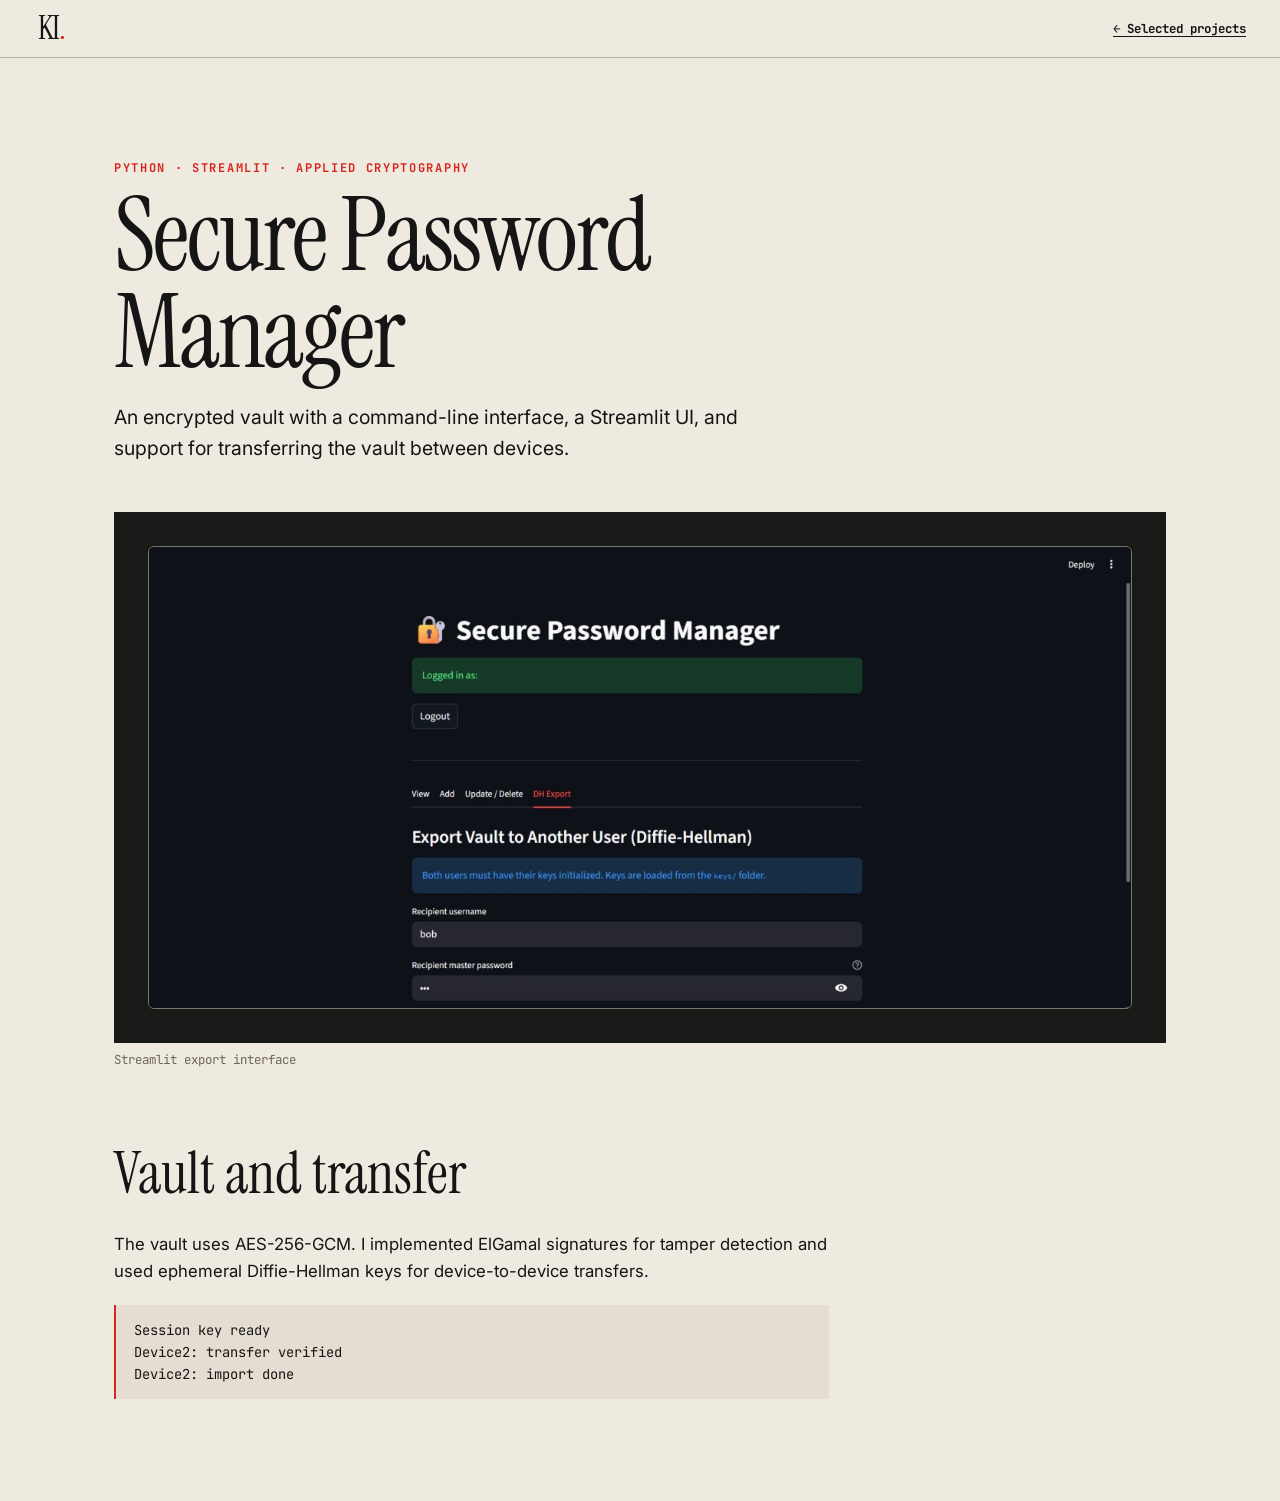
<file: projects/password-manager.html>
<!doctype html>
<html lang="en">
<head>
  <meta charset="utf-8">
  <meta name="viewport" content="width=device-width, initial-scale=1">
  <meta name="description" content="An encrypted vault with a command-line interface, a Streamlit UI, and support for transferring the vault between devices.">
  <title>Secure Password Manager | Karim Ibrahim</title>
  <link rel="icon" href="../favicon.ico" sizes="any">
  <link rel="preconnect" href="https://fonts.googleapis.com">
  <link rel="preconnect" href="https://fonts.gstatic.com" crossorigin>
  <link href="https://fonts.googleapis.com/css2?family=Instrument+Serif:ital@0;1&family=Inter:wght@400;600;800&family=JetBrains+Mono:wght@400;700&display=swap" rel="stylesheet">
  <link rel="stylesheet" href="../styles.css">
</head>
<body>
  <header class="site-header">
    <div class="nav-inner">
      <a class="wordmark" href="../index.html" aria-label="Karim Ibrahim, home">KI<span>.</span></a>
      <a href="../index.html#project-password-manager" class="project-back">← Selected projects</a>
    </div>
  </header>
  <main class="project-detail w">
    <header class="project-detail-intro">
      <p class="eye">Python · Streamlit · Applied cryptography</p>
      <h1>Secure Password Manager</h1>
      <p>An encrypted vault with a command-line interface, a Streamlit UI, and support for transferring the vault between devices.</p>
    </header>
    <div class="project-shots">
      <figure>
        <a class="detail-image" href="../assets/password-manager-web.png">
          <img src="../assets/password-manager-web.png" alt="Streamlit interface for transferring an encrypted vault with a masked password field" width="1280" height="600" decoding="async">
        </a>
        <figcaption>Streamlit export interface</figcaption>
      </figure>
    </div>
    <section class="project-detail-copy">
      <h2>Vault and transfer</h2><p>The vault uses AES-256-GCM. I implemented ElGamal signatures for tamper detection and used ephemeral Diffie-Hellman keys for device-to-device transfers.</p><pre class="cli-result">Session key ready
Device2: transfer verified
Device2: import done</pre>
    </section>
  </main>
</body>
</html>
</file>
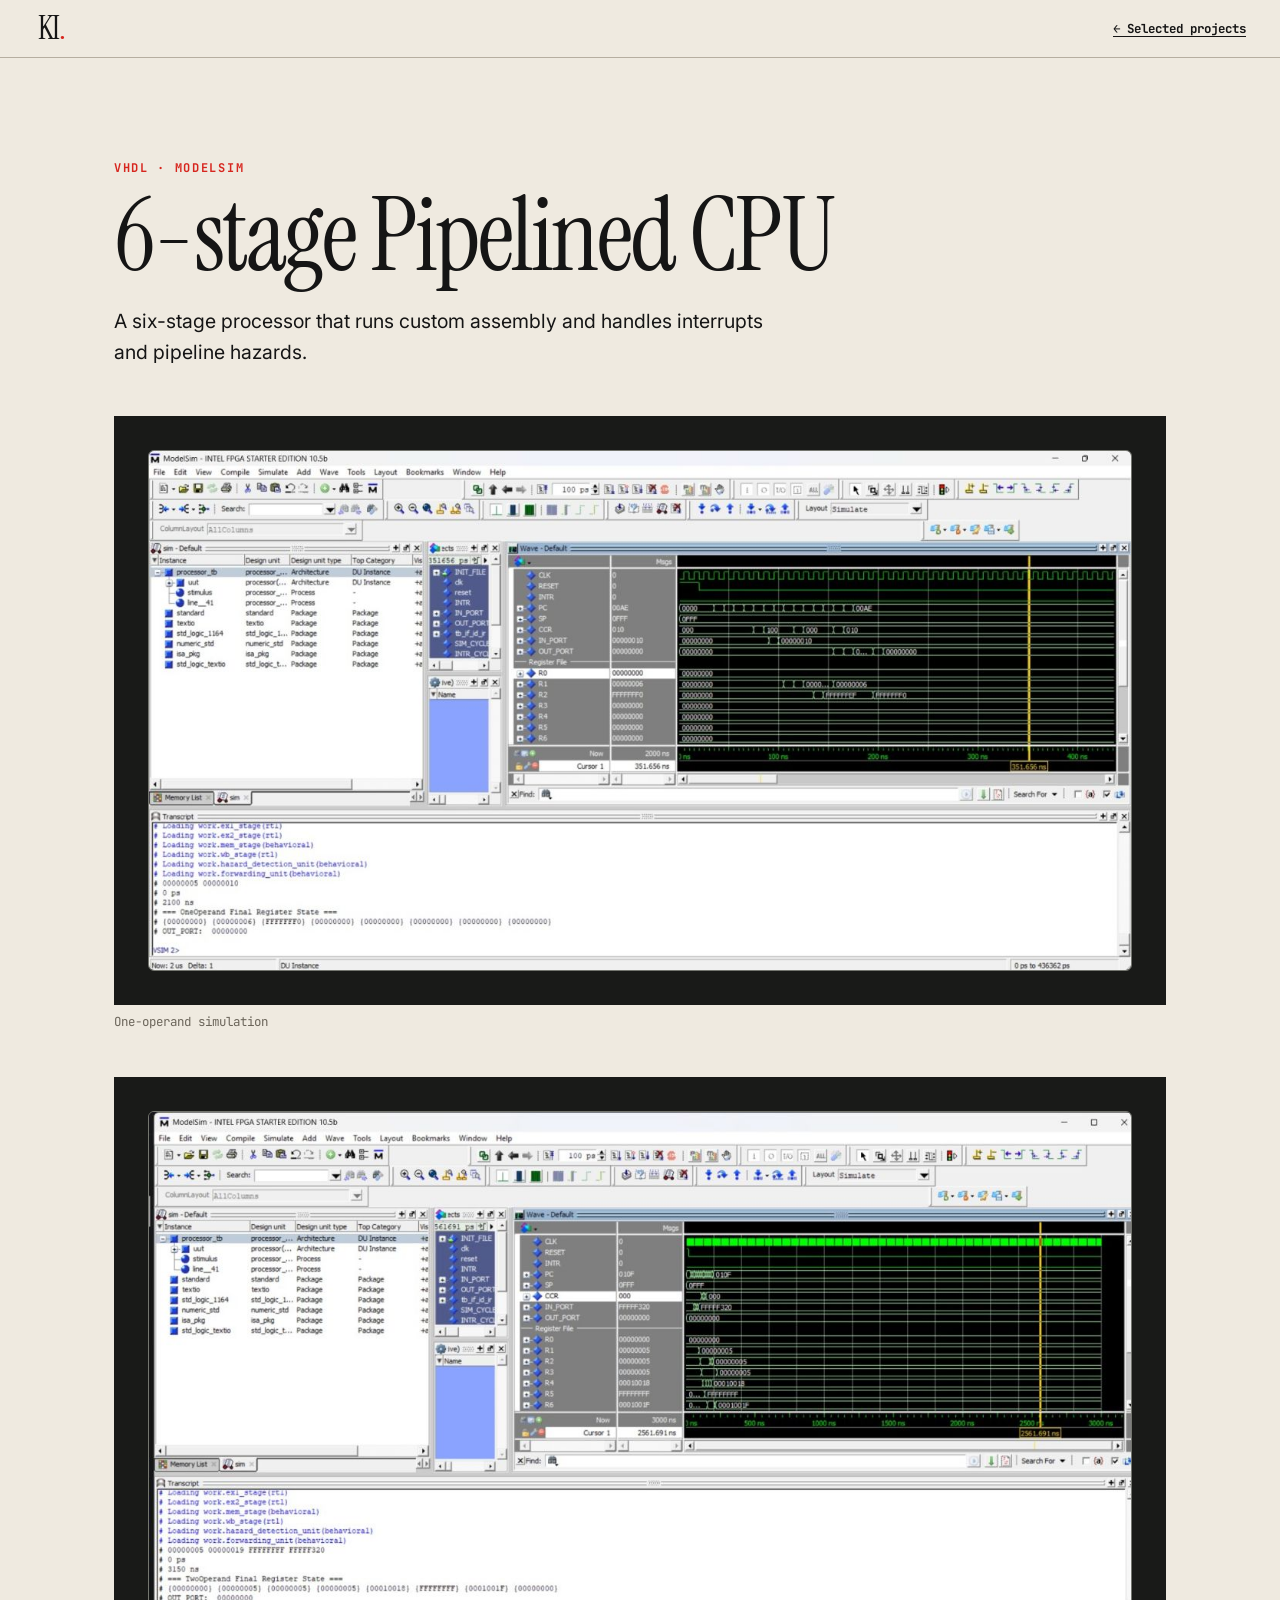
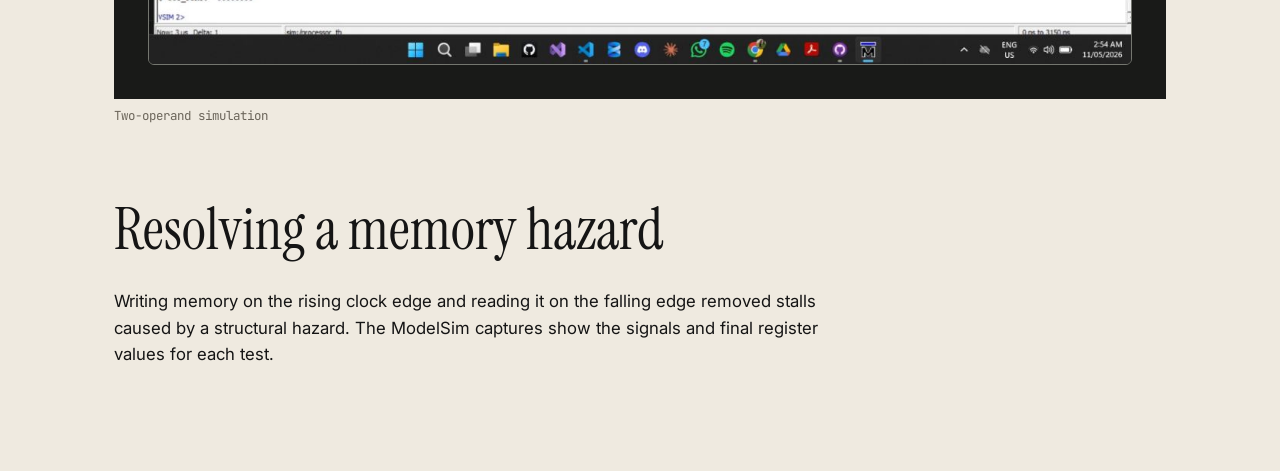
<file: projects/pipelined-cpu.html>
<!doctype html>
<html lang="en">
<head>
  <meta charset="utf-8">
  <meta name="viewport" content="width=device-width, initial-scale=1">
  <meta name="description" content="A six-stage processor that runs custom assembly and handles interrupts and pipeline hazards.">
  <title>6-stage Pipelined CPU | Karim Ibrahim</title>
  <link rel="icon" href="../favicon.ico" sizes="any">
  <link rel="preconnect" href="https://fonts.googleapis.com">
  <link rel="preconnect" href="https://fonts.gstatic.com" crossorigin>
  <link href="https://fonts.googleapis.com/css2?family=Instrument+Serif:ital@0;1&family=Inter:wght@400;600;800&family=JetBrains+Mono:wght@400;700&display=swap" rel="stylesheet">
  <link rel="stylesheet" href="../styles.css">
</head>
<body>
  <header class="site-header">
    <div class="nav-inner">
      <a class="wordmark" href="../index.html" aria-label="Karim Ibrahim, home">KI<span>.</span></a>
      <a href="../index.html#project-pipelined-cpu" class="project-back">← Selected projects</a>
    </div>
  </header>
  <main class="project-detail w">
    <header class="project-detail-intro">
      <p class="eye">VHDL · ModelSim</p>
      <h1>6-stage Pipelined CPU</h1>
      <p>A six-stage processor that runs custom assembly and handles interrupts and pipeline hazards.</p>
    </header>
    <div class="project-shots">
      <figure>
        <a class="detail-image" href="../assets/processor-one-operand.png">
          <img src="../assets/processor-one-operand.png" alt="ModelSim waveforms and final register state for a one-operand processor test" width="1280" height="676" decoding="async">
        </a>
        <figcaption>One-operand simulation</figcaption>
      </figure>
      <figure>
        <a class="detail-image" href="../assets/processor-two-operand.png">
          <img src="../assets/processor-two-operand.png" alt="ModelSim waveforms and final register state for a two-operand processor test" width="1280" height="720" loading="lazy" decoding="async">
        </a>
        <figcaption>Two-operand simulation</figcaption>
      </figure>
    </div>
    <section class="project-detail-copy">
      <h2>Resolving a memory hazard</h2><p>Writing memory on the rising clock edge and reading it on the falling edge removed stalls caused by a structural hazard. The ModelSim captures show the signals and final register values for each test.</p>
    </section>
  </main>
</body>
</html>
</file>
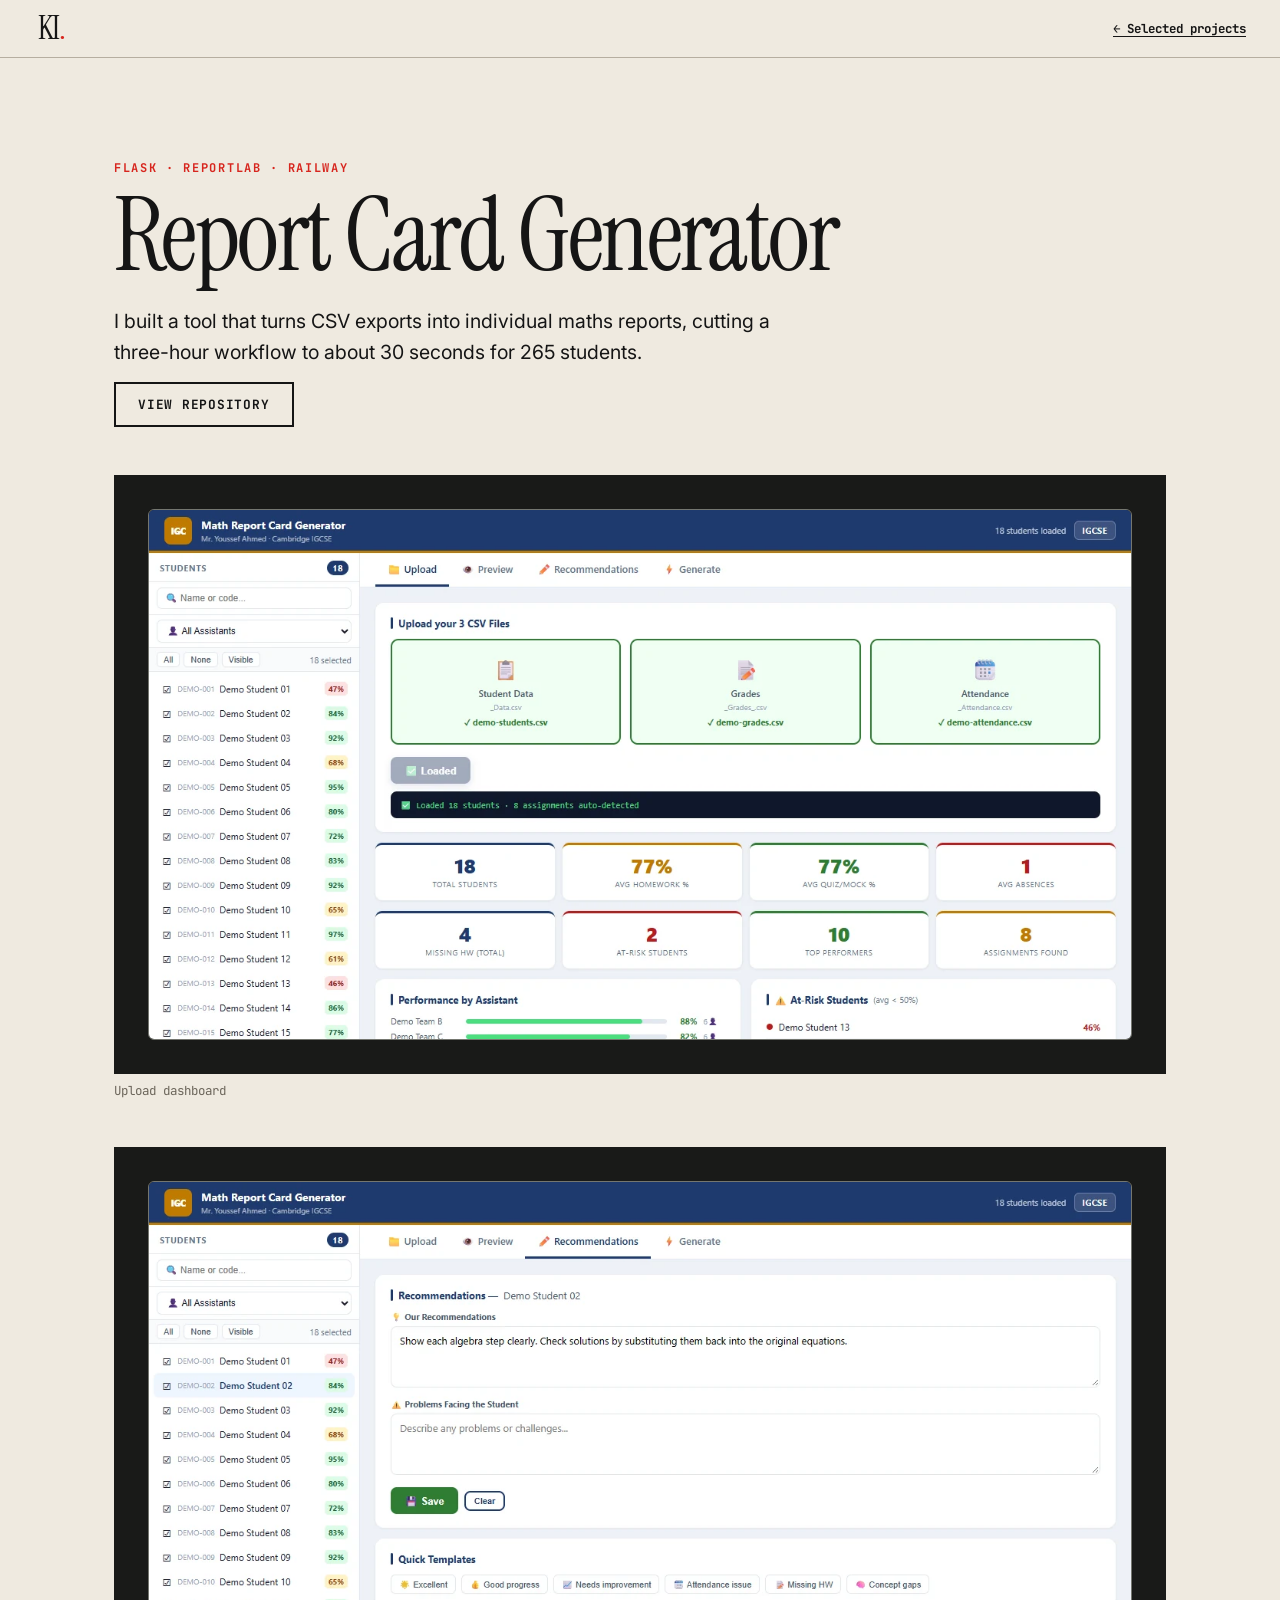
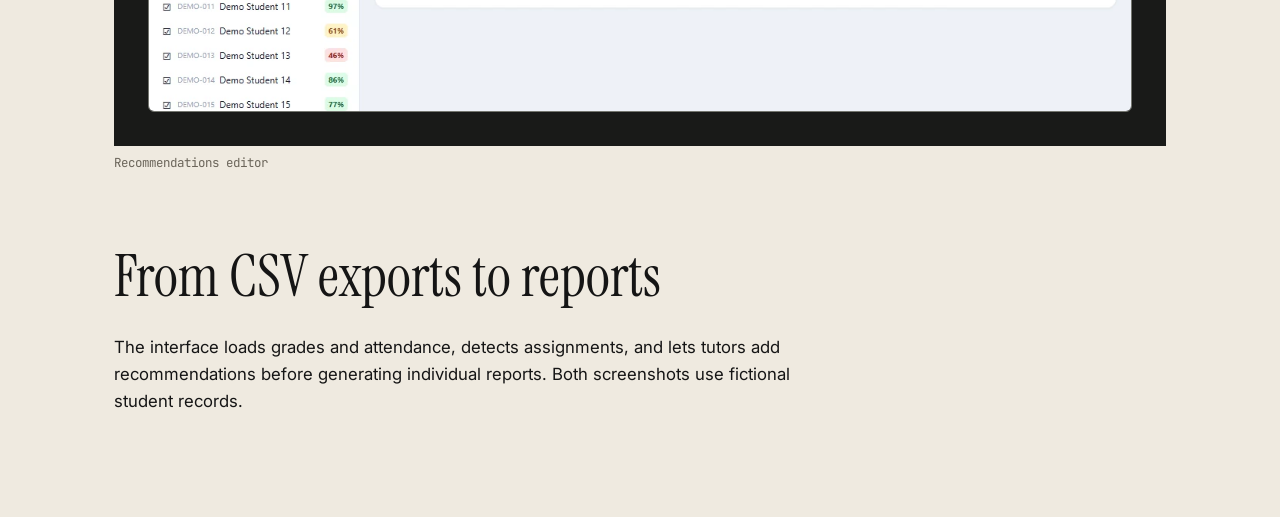
<file: projects/report-card-generator.html>
<!doctype html>
<html lang="en">
<head>
  <meta charset="utf-8">
  <meta name="viewport" content="width=device-width, initial-scale=1">
  <meta name="description" content="I built a tool that turns CSV exports into individual maths reports, cutting a three-hour workflow to about 30 seconds for 265 students.">
  <title>Report Card Generator | Karim Ibrahim</title>
  <link rel="icon" href="../favicon.ico" sizes="any">
  <link rel="preconnect" href="https://fonts.googleapis.com">
  <link rel="preconnect" href="https://fonts.gstatic.com" crossorigin>
  <link href="https://fonts.googleapis.com/css2?family=Instrument+Serif:ital@0;1&family=Inter:wght@400;600;800&family=JetBrains+Mono:wght@400;700&display=swap" rel="stylesheet">
  <link rel="stylesheet" href="../styles.css">
</head>
<body>
  <header class="site-header">
    <div class="nav-inner">
      <a class="wordmark" href="../index.html" aria-label="Karim Ibrahim, home">KI<span>.</span></a>
      <a href="../index.html#project-report-card-generator" class="project-back">← Selected projects</a>
    </div>
  </header>
  <main class="project-detail w">
    <header class="project-detail-intro">
      <p class="eye">Flask · ReportLab · Railway</p>
      <h1>Report Card Generator</h1>
      <p>I built a tool that turns CSV exports into individual maths reports, cutting a three-hour workflow to about 30 seconds for 265 students.</p>
      <div class="detail-actions">
        <a class="btn" href="https://github.com/karimwael45/YA-Report-generator">View repository</a>
      </div>
    </header>
    <div class="project-shots">
      <figure>
        <a class="detail-image" href="../assets/report-dashboard-demo.webp">
          <img src="../assets/report-dashboard-demo.webp" alt="Report generator dashboard with fictional student data, grade summaries, and attendance figures" width="1280" height="690" decoding="async">
        </a>
        <figcaption>Upload dashboard</figcaption>
      </figure>
      <figure>
        <a class="detail-image" href="../assets/report-recommendations-demo.webp">
          <img src="../assets/report-recommendations-demo.webp" alt="Form for editing feedback and recommendations for a fictional student" width="1280" height="690" loading="lazy" decoding="async">
        </a>
        <figcaption>Recommendations editor</figcaption>
      </figure>
    </div>
    <section class="project-detail-copy">
      <h2>From CSV exports to reports</h2><p>The interface loads grades and attendance, detects assignments, and lets tutors add recommendations before generating individual reports. Both screenshots use fictional student records.</p>
    </section>
  </main>
</body>
</html>
</file>
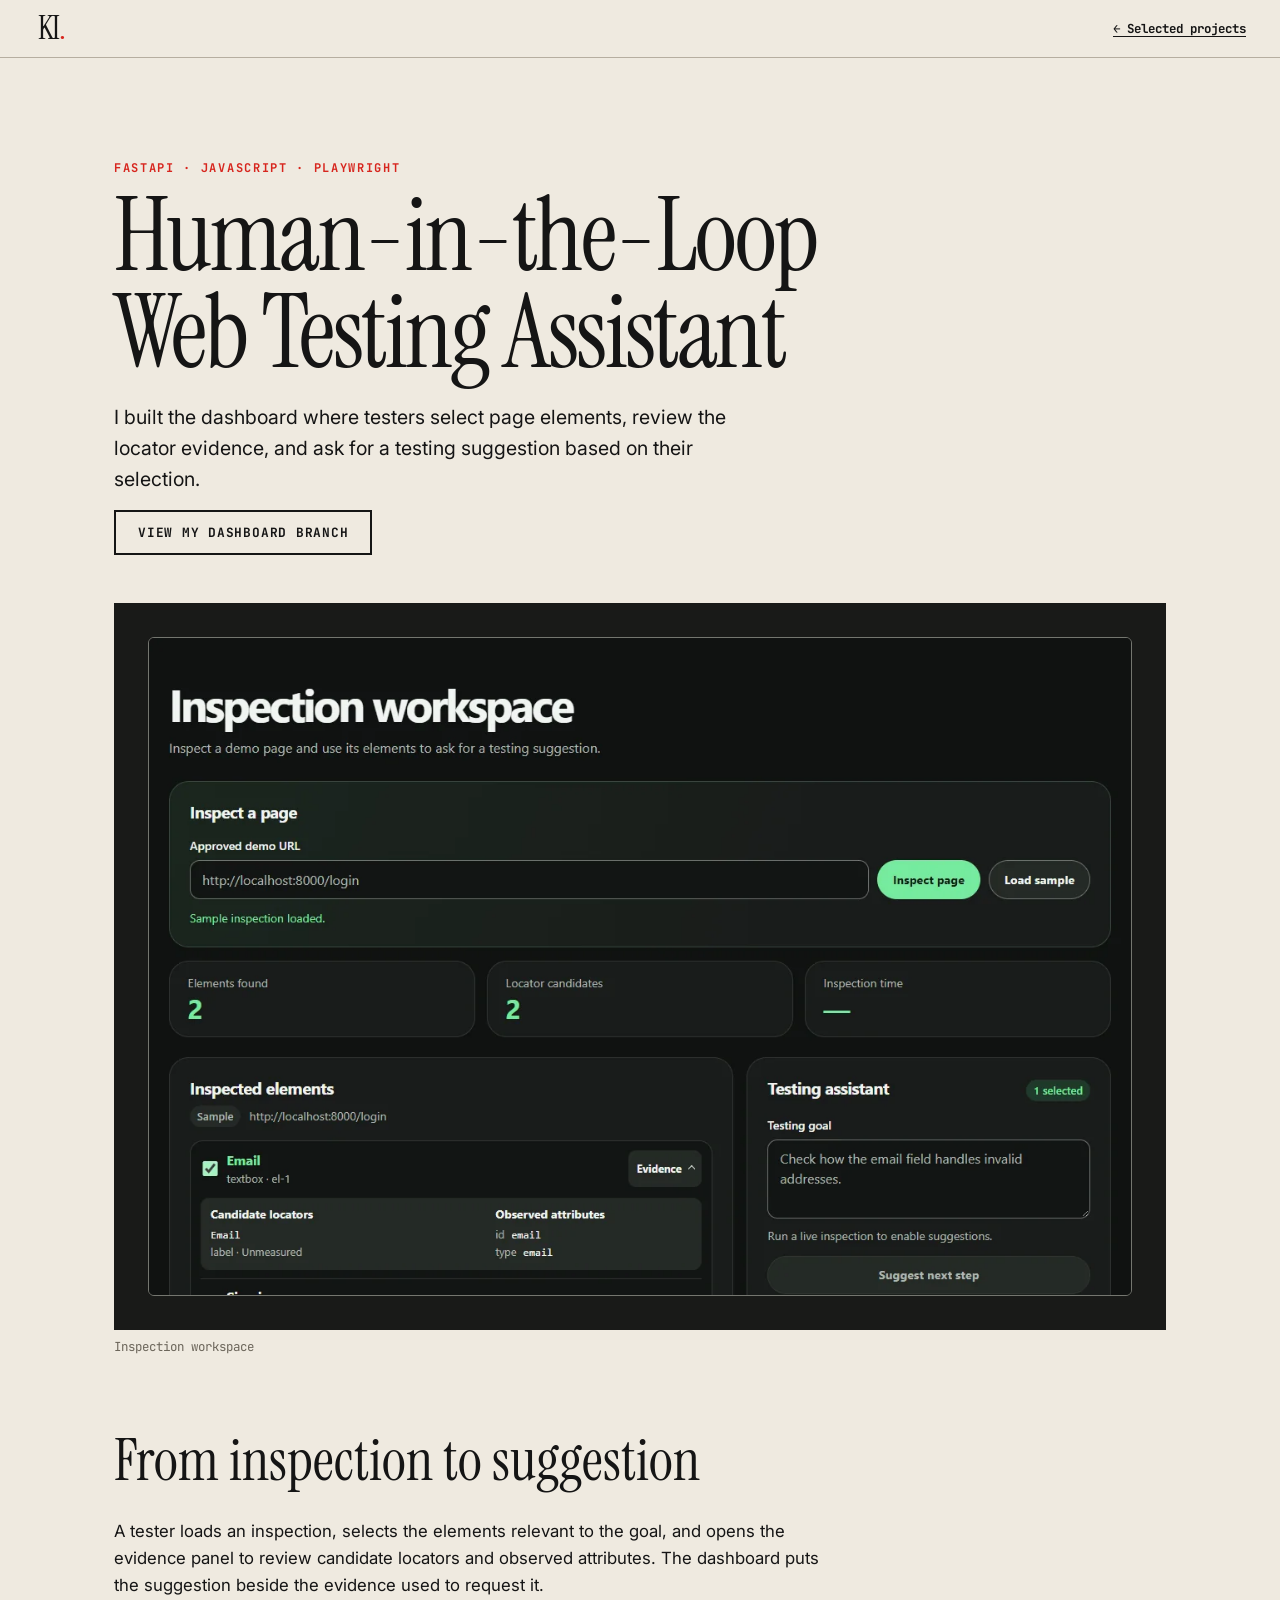
<file: projects/testing-assistant.html>
<!doctype html>
<html lang="en">
<head>
  <meta charset="utf-8">
  <meta name="viewport" content="width=device-width, initial-scale=1">
  <meta name="description" content="I built the dashboard where testers select page elements, review the locator evidence, and ask for a testing suggestion based on their selection.">
  <title>Human-in-the-Loop Web Testing Assistant | Karim Ibrahim</title>
  <link rel="icon" href="../favicon.ico" sizes="any">
  <link rel="preconnect" href="https://fonts.googleapis.com">
  <link rel="preconnect" href="https://fonts.gstatic.com" crossorigin>
  <link href="https://fonts.googleapis.com/css2?family=Instrument+Serif:ital@0;1&family=Inter:wght@400;600;800&family=JetBrains+Mono:wght@400;700&display=swap" rel="stylesheet">
  <link rel="stylesheet" href="../styles.css">
</head>
<body>
  <header class="site-header">
    <div class="nav-inner">
      <a class="wordmark" href="../index.html" aria-label="Karim Ibrahim, home">KI<span>.</span></a>
      <a href="../index.html#project-testing-assistant" class="project-back">← Selected projects</a>
    </div>
  </header>
  <main class="project-detail w">
    <header class="project-detail-intro">
      <p class="eye">FastAPI · JavaScript · Playwright</p>
      <h1>Human-in-the-Loop Web Testing Assistant</h1>
      <p>I built the dashboard where testers select page elements, review the locator evidence, and ask for a testing suggestion based on their selection.</p>
      <div class="detail-actions">
        <a class="btn" href="https://github.com/karimwael45/Genrative-AI-for-Software-Testing/tree/M2-Web">View my dashboard branch</a>
      </div>
    </header>
    <div class="project-shots">
      <figure>
        <a class="detail-image" href="../assets/testing-assistant.webp">
          <img src="../assets/testing-assistant.webp" alt="Dashboard showing selectable page elements, candidate locators, and a testing goal" width="1180" height="790" decoding="async">
        </a>
        <figcaption>Inspection workspace</figcaption>
      </figure>
    </div>
    <section class="project-detail-copy">
      <h2>From inspection to suggestion</h2><p>A tester loads an inspection, selects the elements relevant to the goal, and opens the evidence panel to review candidate locators and observed attributes. The dashboard puts the suggestion beside the evidence used to request it.</p>
    </section>
  </main>
</body>
</html>
</file>
<file: styles.css>
:root{--bg:#efeae0;--fg:#151515;--ac:#d7261e;--mut:#6b655a;--serif:'Instrument Serif',Georgia,serif;--sans:Inter,system-ui,sans-serif;--mono:'JetBrains Mono',ui-monospace,monospace;color-scheme:light}
*{box-sizing:border-box;margin:0}
body{background:var(--bg);color:var(--fg);font:400 1.05rem/1.6 var(--sans);overflow-x:hidden;padding-top:env(safe-area-inset-top,0px);padding-bottom:env(safe-area-inset-bottom,0px)}
a{color:inherit}a:focus-visible,button:focus-visible{outline:3px solid var(--ac);outline-offset:3px}
.w{max-width:1100px;margin:0 auto;padding:0 24px}
.eye{font:700 .75rem var(--mono);letter-spacing:.14em;text-transform:uppercase;color:var(--ac)}
h2{font:400 clamp(2.2rem,6vw,4.6rem)/1 var(--serif);margin:.4em 0 .5em}h2 em{font-style:italic}
img{display:block;max-width:100%}
/* about */
#about{padding:18vh 0}.big{font:400 clamp(1.8rem,4.6vw,3.6rem)/1.15 var(--serif)}
.skills{display:grid;grid-template-columns:repeat(auto-fit,minmax(220px,1fr));gap:32px;margin-top:12vh;border-top:2px solid var(--fg);padding-top:24px}
.skills h3{font:700 .8rem var(--mono);letter-spacing:.1em;text-transform:uppercase;color:var(--ac);margin-bottom:8px}.skills p{font-size:.95rem}
/* racing */
#race{--bg:#0d0e10;background:#0d0e10;color:#f2efe8;position:relative}
/* teaching */
#teach{padding:clamp(66px,13vh,134px) 0;position:relative}.tg{display:grid;grid-template-columns:1fr 1fr;gap:6vw;align-items:center}
.btn{display:inline-block;margin-top:20px;padding:12px 22px;border:2px solid currentColor;font:700 .8rem var(--mono);text-decoration:none;text-transform:uppercase;letter-spacing:.06em}.btn:hover{background:var(--fg);color:var(--bg)}
/* rythmify */

.rg{display:grid;grid-template-columns:1fr 1fr;gap:4vw;width:100%;max-width:1200px;margin:0 auto;padding:0 24px;align-items:center}
#ryth h2,#ryth .eye,#ryth p{font-family:var(--sans)}#ryth h2{font-weight:800;letter-spacing:-.03em;font-size:clamp(2rem,5vw,4rem)}
.rl{display:inline-block;margin:14px 14px 0 0;color:var(--ac);font-weight:700}
#cr{max-width:1100px;margin:0 auto;padding:12vh 24px 14vh}#cr h2{font:800 clamp(1.8rem,4vw,3rem)/1.05 var(--sans);letter-spacing:-.03em}.cg{display:grid;grid-template-columns:repeat(auto-fit,minmax(220px,1fr));gap:28px 32px;margin-top:32px}.cg h3{font:700 .72rem var(--mono);letter-spacing:.12em;text-transform:uppercase;color:var(--ac);margin-bottom:8px}.cg li{list-style:none;padding:3px 0;font-size:.95rem}.cg ul{padding:0}.cg a{text-decoration:none;border-bottom:1px solid currentColor}
.tag{font:400 .72rem var(--mono);color:var(--mut)}
#contact{padding:16vh 0 8vh;border-top:2px solid var(--fg);background:repeating-linear-gradient(90deg,var(--fg) 0 24px,transparent 24px 48px) top/100% 10px no-repeat}
#contact .em{font:400 clamp(1.6rem,6vw,4.4rem)/1.05 var(--serif);word-break:break-all}
#contact ul{display:flex;gap:28px;flex-wrap:wrap;list-style:none;margin-top:28px;padding:0;font:700 .85rem var(--mono)}


/* dar */
#exp{--ac:var(--exp-ac);background:var(--exp-bg);color:var(--exp-fg);padding:16vh 0 14vh;position:relative}#exp .eye{color:var(--exp-ac)}
#exp h2{font:300 clamp(2.2rem,6vw,4.6rem)/1.05 var(--sans);color:var(--exp-ac);letter-spacing:-.025em;margin:.35em 0 .6em}
#exp .xg{display:grid;grid-template-columns:1fr 1.15fr;gap:6vw;align-items:start}
#exp .job h3{font:300 clamp(1.6rem,3vw,2.3rem)/1.15 var(--sans)}#exp .job .tag{color:#bcbaba;margin:6px 0 14px;display:block}
#exp .job p{color:#d9d7d3;font-weight:300}#exp ul.pts{padding:0;margin-top:14px}#exp ul.pts li{list-style:none;padding:10px 0;border-top:1px solid #31312f;font-weight:300}
#exp figure{position:relative;overflow:hidden;border-radius:6px}#exp figure img{width:100%;height:auto;transition:transform 1.2s}#exp figure:hover img{transform:scale(1.04)}
#exp figcaption{position:absolute;left:0;bottom:0;background:var(--exp-ac);color:var(--exp-bg);font:700 .7rem var(--mono);padding:6px 12px;letter-spacing:.06em}
#exp .dl{height:64px;width:auto;margin-bottom:22px}
/* certs */
#certs{padding:16vh 0 12vh;border-top:2px solid var(--fg)}.cn{font:400 .8rem var(--mono);color:var(--mut);margin-bottom:36px}
.cg2{display:grid;grid-template-columns:repeat(4,1fr);gap:36px 22px}.ct{position:relative}.ct:hover{z-index:6}
.zoom{display:block;width:100%;aspect-ratio:4/3;background:#fff;border:1px solid #0002;border-radius:4px;padding:0;cursor:zoom-in;overflow:hidden;transition:transform .35s cubic-bezier(.2,.8,.2,1),box-shadow .35s;box-shadow:0 2px 8px #0002}
.zoom img{width:100%;height:100%;object-fit:contain}
.ct:nth-child(4n+1) .zoom{transform-origin:left center}.ct:nth-child(4n) .zoom{transform-origin:right center}

.ct figcaption{margin-top:10px;display:grid;gap:2px}.ct time{font:700 .68rem var(--mono);color:var(--ac)}.ct b{font:400 1.05rem/1.25 var(--serif)}.ct small{font-size:.78rem;color:var(--mut)}.ct small a{color:var(--ac);margin-left:6px}

#lb{border:0;padding:0;background:#fff;color:#151515;max-width:min(94vw,1100px);border-radius:6px}#lb::backdrop{background:#000c}#lbi{display:block;width:100%;height:auto;max-height:84svh;object-fit:contain}
#lb p{padding:10px 16px;font:700 .8rem var(--mono)}#lb a{color:#d7261e;margin-left:10px}#lbx{position:absolute;right:8px;top:8px;width:36px;height:36px;border-radius:50%;border:0;background:#151515;color:#fff;font-size:1.3rem;cursor:pointer}

/* Navigation and hero */
:root {
  --nav-height: calc(58px + env(safe-area-inset-top, 0px));
  --stage-height: calc(100svh - var(--nav-height));
  --ribbon-bg: var(--bg);
  --ribbon-fg: var(--fg);
  --ribbon-ac: #d7261e;
  --ribbon-line: #b6aea0;
  --ryth-bg: #171717;
  --ryth-fg: #f5f3ee;
  --ryth-ac: #ff7a45;
  --exp-bg: #1d1d1b;
  --exp-fg: #f4f3f0;
  --exp-ac: #00d8bc;
}
html { scroll-padding-top: var(--nav-height); }
[data-scene="rythmify"] {
  --ribbon-bg: var(--ryth-bg);
  --ribbon-fg: var(--ryth-fg);
  --ribbon-ac: var(--ryth-ac);
  --ribbon-line: #594238;
  color-scheme: dark;
}
[data-scene="experience"] {
  --ribbon-bg: var(--exp-bg);
  --ribbon-fg: var(--exp-fg);
  --ribbon-ac: var(--exp-ac);
  --ribbon-line: #34514a;
  color-scheme: dark;
}
body { padding-top: 0; background-color: var(--ribbon-bg); }
#hero, #about, #featured, #teach, #certs, #contact { background-color: var(--bg); }
:where(a, button, summary):focus-visible { outline: 3px solid var(--ac); outline-offset: 3px; }
[hidden] { display: none !important; }

.skip-link {
  position: fixed;
  inset: 8px auto auto 12px;
  z-index: 20;
  padding: 10px 16px;
  background: var(--fg);
  color: #fff;
  transform: translateY(-150%);
}
.skip-link:focus { transform: none; }
.site-header {
  position: sticky;
  top: 0;
  z-index: 10;
  --ac: var(--ribbon-ac);
  background-color: var(--ribbon-bg);
  color: var(--ribbon-fg);
  border-bottom: 1px solid var(--ribbon-line);
  transition: background-color .25s ease, color .25s ease, border-color .25s ease;
  padding-top: env(safe-area-inset-top, 0px);
}
.nav-inner {
  width: min(100%, 1260px);
  height: 57px;
  margin-inline: auto;
  padding-inline: 24px;
  display: flex;
  align-items: center;
  justify-content: space-between;
}
.wordmark {
  font: 400 2rem/.9 var(--serif);
  letter-spacing: -.05em;
  text-decoration: none;
  padding: 7px 4px;
}
.wordmark span { color: var(--ac); }
.desktop-nav {
  display: flex;
  align-items: center;
  gap: clamp(4px, 1.5vw, 24px);
}
.desktop-nav a, .mobile-menu a, .mobile-menu summary {
  display: flex;
  min-height: 44px;
  align-items: center;
  padding: 0 8px;
  font: 700 .78rem var(--mono);
  text-decoration: none;
}
.site-header a[aria-current="location"], .site-header nav a:hover {
  color: var(--ribbon-ac);
  text-decoration: underline;
  text-underline-offset: .3em;
}
.mobile-menu { display: none; }
#lap { position: absolute; inset: auto 0 -1px; height: 2px; pointer-events: none; }
#lap b { display: block; width: 0; height: 100%; background: var(--ac); }

#hero { padding: clamp(36px, 6vw, 86px) 0 clamp(48px, 7vw, 100px); }
#hero .name {
  text-align: center;
  font: 400 clamp(5.25rem, 17vw, 14.5rem)/.81 var(--serif);
  letter-spacing: -.035em;
}
#hero .name span { display: block; }
#hero .name span:last-child { color: var(--ac); font-style: italic; }
.hero-details { margin-top: clamp(32px, 5vw, 64px); }
.hero-intro { max-width: 44ch; font-size: clamp(1.02rem, 1.8vw, 1.21rem); }
.actions { display: flex; flex-wrap: wrap; gap: 10px; margin-top: 18px; }
.actions .btn {
  display: inline-flex;
  align-items: center;
  min-height: 44px;
  margin: 0;
  padding: 10px 16px;
  letter-spacing: .02em;
}
.actions .primary { background: var(--ac); color: #fff; border-color: var(--ac); }
.actions .primary:hover { background: var(--fg); border-color: var(--fg); }

/* Selected projects */
.featured { padding: clamp(32px, 5vw, 64px) 0 clamp(42px, 7vw, 92px); border-top: 1px solid #b6aea0; }
.featured-head { display: flex; justify-content: space-between; align-items: end; gap: 10px; margin-bottom: 26px; }
.featured h2 { margin: 6px 0 0; }
.project-controls { display: flex; gap: 6px; }
.project-controls button {
  width: 44px;
  height: 44px;
  border: 1px solid var(--fg);
  color: var(--fg);
  background: transparent;
  cursor: pointer;
  font: 700 .9rem var(--mono);
}
.project-controls button[aria-disabled="true"] { opacity: .42; cursor: default; }
.project-controls button[aria-disabled="false"]:hover { background: var(--fg); color: var(--bg); }
.project-track {
  --project-gap: clamp(14px, 2.2vw, 26px);
  position: relative;
  display: grid;
  grid-auto-flow: column;
  grid-auto-columns: calc((100% - 2 * var(--project-gap)) / 2.12);
  gap: var(--project-gap);
  overflow-x: auto;
  overscroll-behavior-inline: contain;
  scroll-snap-type: x mandatory;
  scrollbar-color: #918474 transparent;
  padding-bottom: 12px;
}
.project-track:focus-visible { outline: 3px solid var(--ac); outline-offset: 4px; }
.project {
  display: flex;
  position: relative;
  min-width: 0;
  background: #e9e2d7;
  border-top: 2px solid var(--fg);
  scroll-snap-align: start;
}
.project-card {
  display: flex;
  flex: 1;
  min-width: 0;
  flex-direction: column;
  text-decoration: none;
}
.project-card:focus-visible { outline-offset: -3px; }
.project-card h3 {
  display: grid;
  grid-template-columns: minmax(0, 1fr) auto;
  align-items: start;
  gap: 8px;
  width: 100%;
  font: 400 clamp(1.85rem, 3vw, 2.8rem)/1.02 var(--serif);
  text-wrap: balance;
}
.project-card h3 span { color: var(--ac); font: 700 .9rem/1.6 var(--mono); }
.project-card:hover h3 { text-decoration: underline; text-underline-offset: .12em; }
.project-visual {
  display: flex;
  flex: none;
  align-items: center;
  justify-content: center;
  gap: clamp(12px, 2.2vw, 28px);
  height: clamp(192px, 28vw, 314px);
  padding: clamp(16px, 2.6vw, 34px);
  overflow: hidden;
  background: #191a18;
}
.project-visual img {
  width: auto;
  height: auto;
  max-width: 100%;
  max-height: 100%;
  object-fit: contain;
  border: 1px solid #74766f;
  border-radius: 6px;
  box-shadow: 0 7px 20px #0005;
}
.project-visual--phones img {
  height: 100%;
  max-width: 40%;
  border: 3px solid #666561;
  border-radius: 13px;
}
.project-body {
  display: flex;
  flex: 1;
  flex-direction: column;
  align-items: flex-start;
  gap: 10px;
  padding: clamp(18px, 3vw, 34px);
}
.project-body > p:not(.tag) { max-width: 52ch; font-size: .96rem; }

.project--video { background: #171815; color: #fff; }
.project--video .project-card {
  position: relative;
  justify-content: flex-end;
  min-height: clamp(420px, 47vw, 535px);
}
.project-video {
  position: absolute;
  inset: 0;
  width: 100%;
  height: 100%;
  object-fit: contain;
  object-position: center top;
}
.project--video .project-body {
  position: relative;
  flex: 0 0 auto;
  background: linear-gradient(#171815a8, #171815e0);
}
.project--video .tag { color: #e7dfd2; }
.project--video h3 span { color: #ff8b75; }
.project-video-toggle {
  position: absolute;
  top: 12px;
  right: 12px;
  z-index: 1;
  min-height: 44px;
  padding: 0 11px;
  border: 1px solid #fff8;
  border-radius: 4px;
  background: #171815de;
  color: #fff;
  font: 700 .72rem var(--mono);
  cursor: pointer;
}
.project-video-toggle:hover { background: #171815; }

/* Individual project pages */
.project-back {
  display: inline-flex;
  align-items: center;
  min-height: 44px;
  font: 700 .78rem var(--mono);
  text-underline-offset: .25em;
}
.project-detail { padding-block: clamp(48px, 8vw, 108px); }
.project-detail-intro { max-width: 810px; margin-bottom: clamp(24px, 4vw, 48px); }
.project-detail h1 {
  font: 400 clamp(3rem, 8vw, 6.7rem)/.94 var(--serif);
  letter-spacing: -.025em;
  text-wrap: balance;
  margin: 12px 0 21px;
}
.project-detail-intro > p:not(.eye) { max-width: 55ch; font-size: clamp(1rem, 2vw, 1.22rem); }
.detail-actions { display: flex; flex-wrap: wrap; gap: 8px; margin-top: 14px; }
.detail-actions .btn { display: inline-flex; align-items: center; min-height: 44px; margin: 0; }
.project-shots { display: grid; gap: clamp(22px, 4vw, 46px); }
.project-shots figure { min-width: 0; }
.detail-image {
  display: grid;
  place-items: center;
  padding: clamp(10px, 3vw, 34px);
  background: #191a18;
}
.detail-image img { width: 100%; height: auto; border: 1px solid #74766f; border-radius: 6px; }
.project-shots figcaption {
  padding-top: 8px;
  color: var(--mut);
  font: 400 .78rem/1.45 var(--mono);
}
.project-shots--phones { grid-template-columns: repeat(3, minmax(0, 1fr)); gap: 14px; }
.project-shots--phones .detail-image img { max-width: 260px; border-radius: 13px; }
.project-clip {
  display: grid;
  place-items: center;
  padding: clamp(12px, 3vw, 34px);
  background: #171815;
}
.project-clip video {
  display: block;
  width: min(100%, 420px);
  max-height: 72svh;
  aspect-ratio: 9 / 16;
  object-fit: contain;
}
.project-detail-copy { max-width: 65ch; margin-top: clamp(38px, 6vw, 76px); }
.project-detail-copy h2 { font-size: clamp(2rem, 4.5vw, 3.65rem); }
.project-detail-copy li + li { margin-top: 10px; }
.cli-result {
  margin-top: 20px;
  padding: 14px 18px;
  border-left: 2px solid var(--ac);
  background: #e5ddd1;
  white-space: pre-wrap;
  font: 400 .86rem/1.6 var(--mono);
}

#about { border-top: 1px solid #b6aea0; padding: clamp(60px, 11vh, 120px) 0; }
#about .eye { margin: 0 0 18px; }

/* Static racing and Rythmify layouts, used on mobile and without scripts */
#race { --ac: #ff674d; }
.trk {
  display: grid;
  grid-template-columns: repeat(2, minmax(0, 1fr));
  gap: clamp(18px, 3vw, 36px);
  max-width: 1100px;
  margin-inline: auto;
  padding: clamp(44px, 8vw, 90px) 24px;
}
.trk .txt { grid-column: 1 / -1; max-width: 600px; }
.pn figure { position: relative; }
.pn figure img { width: 100%; height: auto; border-radius: 5px; }
.pn figcaption {
  position: absolute;
  left: 8px;
  bottom: 8px;
  padding: 4px 6px;
  background: #0d0e10dd;
  color: #f2efe8;
  font: 700 .65rem var(--mono);
}
.logo { width: min(190px, 100%); height: auto; margin-bottom: 20px; }
.ticker { display: none; }
.telemetry-title { margin-bottom: 12px; font: 400 clamp(1.8rem, 3vw, 2.45rem)/1.08 var(--serif); }
.telemetry-flow { display: flex; flex-wrap: wrap; gap: 8px; padding: 0; margin-top: 18px; list-style: none; }
.telemetry-flow li { border: 1px solid #706966; padding: 7px 9px; font: 400 .71rem var(--mono); }

#ryth, #cr {
  background: var(--ryth-bg);
  color: var(--ryth-fg);
  --ac: var(--ryth-ac);
}
#ryth .rg { padding-block: clamp(50px, 8vw, 90px); }
#cr { max-width: none; padding-inline: max(24px, calc((100% - 1052px) / 2)); }
.steps { display: grid; gap: 12px; }
.step { max-width: 54ch; }
.dev { display: grid; place-items: center; min-width: 0; }
.ph1 {
  width: min(225px, 63vw, 100%);
  overflow: hidden;
  background: #141414;
  border: 7px solid #4a4947;
  border-radius: 30px;
}
.ph1 img { width: 100%; height: auto; }
.ph1 img:not(.on), .tab { display: none; }
.ryth-gallery .step { grid-area: 1 / 1; }
.ryth-gallery .step:not(.on) { visibility: hidden; }
.ryth-gallery .dev { gap: 14px; }
.ryth-gallery .ph1 { aspect-ratio: 9 / 20; touch-action: pan-y; }
.ryth-gallery .ph1 img { height: 100%; object-fit: contain; }
.ryth-controls {
  display: grid;
  grid-template-columns: 44px minmax(104px, auto) 44px;
  gap: 10px;
  align-items: center;
  text-align: center;
  font: 700 .78rem var(--mono);
}
.ryth-controls button {
  height: 44px;
  border: 1px solid #805744;
  border-radius: 6px;
  color: var(--ac);
  background: #24211f;
  font: inherit;
  font-size: 1rem;
  cursor: pointer;
}
.ryth-controls button:hover { border-color: var(--ac); background: #332720; }
.rl { min-height: 44px; align-content: center; }
#exp, #contact { position: relative; }

/* The scroll scenes are an enhancement for large, motion-enabled viewports. */
.motion-desktop .stk {
  position: sticky;
  top: var(--nav-height);
  height: var(--stage-height);
  overflow: hidden;
  display: flex;
  align-items: center;
}
.motion-desktop .trk {
  display: flex;
  align-items: center;
  gap: 5vw;
  width: max-content;
  flex: none;
  max-width: none;
  margin: 0;
  padding: 0 8vw;
  will-change: transform;
}
.motion-desktop .pn { flex: none; }
.motion-desktop .trk .txt { width: min(440px, 38vw); }
.motion-desktop .pn figure { width: min(51.75svh, 510px); }
.motion-desktop .ticker {
  position: absolute;
  inset: auto 24px 14px;
  display: flex;
  justify-content: space-between;
  color: #d2ccc2;
  font: 400 .7rem var(--mono);
}
.motion-desktop #ryth .rg { padding-block: 0; }
.motion-desktop .steps { position: relative; min-height: 155px; }
.motion-desktop .step { position: absolute; inset: 0; opacity: 0; transform: translateY(12px); transition: opacity .3s, transform .3s; }
.motion-desktop .step.on { opacity: 1; transform: none; }
.motion-desktop .dev { display: block; position: relative; height: min(75svh, 620px); perspective: 1400px; }
.motion-desktop .ph1 {
  position: absolute;
  left: 54%;
  top: 50%;
  width: min(250px, 62%, calc(var(--stage-height) * .36));
  aspect-ratio: 9 / 19.5;
  transform: translate(-50%, -50%) rotateY(var(--ry, 0deg));
  z-index: 2;
  box-shadow: 0 24px 60px #0007;
}
.motion-desktop .tab {
  display: block;
  position: absolute;
  bottom: 9%;
  left: 0;
  width: min(300px, 54%);
  aspect-ratio: 2456 / 1600;
  border: 7px solid #44413e;
  border-radius: 16px;
  overflow: hidden;
  background: #171717;
  transform: translate(var(--tx, 0), var(--ty, 0)) rotate(-6deg);
}
.motion-desktop .ph1 img, .motion-desktop .tab img {
  display: block;
  position: absolute;
  inset: 0;
  width: 100%;
  height: 100%;
  object-fit: cover;
  opacity: 0;
  transition: opacity .35s;
}
.motion-desktop .ph1 img.on, .motion-desktop .tab img.on { opacity: 1; }

/* Interactive teaching worksheet */
.worksheet {
  margin-top: clamp(38px, 7vw, 96px);
  padding: clamp(12px, 3vw, 30px);
  border: 1px solid #b6aea0;
  border-top: 3px solid var(--fg);
  background: #f7f2e9;
}
.worksheet-head {
  display: flex;
  align-items: center;
  justify-content: space-between;
  gap: 10px;
  padding-bottom: clamp(14px, 2.5vw, 24px);
}
.worksheet h3 {
  margin-top: 5px;
  font: 400 clamp(1.65rem, 4.5vw, 3.4rem)/.98 var(--serif);
}
.worksheet-solve {
  flex: none;
  min-height: 44px;
  padding: 8px clamp(10px, 2vw, 22px);
  border: 1px solid var(--fg);
  border-radius: 3px;
  color: #fff;
  background: var(--fg);
  font: 700 clamp(.65rem, 1.4vw, .81rem)/1.3 var(--mono);
  cursor: pointer;
}
.worksheet-solve:hover { background: var(--ac); border-color: var(--ac); }
.worksheet-solve:disabled { opacity: .64; cursor: progress; }
.worksheet-paper {
  --reveal: 0%;
  position: relative;
  isolation: isolate;
  overflow: hidden;
  border: 1px solid #9d9183;
  border-radius: 5px;
  aspect-ratio: 1600 / 1028;
  background: #fff;
}
.worksheet-paper:focus-within { outline: 3px solid var(--ac); outline-offset: 3px; }
.worksheet-blank { display: block; width: 100%; height: 100%; }
.worksheet-layer {
  position: absolute;
  inset: 0;
  overflow: hidden;
  pointer-events: none;
}
/* Register the two supplied screenshots on the original printed question. */
.worksheet-aligned {
  position: absolute;
  left: .358%;
  top: -.072%;
  width: 99.419%;
  height: 100.212%;
  max-width: none;
}
.worksheet-reveal { clip-path: inset(0 calc(100% - var(--reveal)) 0 0); }
.worksheet-pen-position {
  position: absolute;
  inset: 0;
  will-change: transform;
}
.worksheet-pen {
  --pen-ink: #1a35a1;
  position: absolute;
  left: 0;
  top: 0;
  width: clamp(11px, 2.25vw, 24px);
  height: clamp(46px, 8vw, 102px);
  transform-origin: center bottom;
  transform: translate(-50%, -100%) rotate(35deg);
  filter: drop-shadow(2px 5px 4px #131a3a65);
}
.worksheet-pen[data-ink="red"] { --pen-ink: #b63821; }
.worksheet-pen::before {
  position: absolute;
  inset: 0;
  border-radius: 25% 25% 0 0;
  background:
    linear-gradient(90deg, #ffffff26, transparent 30% 67%, #14151c45),
    linear-gradient(#c7d0e8 0 8%, var(--pen-ink) 8% 57%, #ced5e4 57% 62%, #20283e 62% 81%, #778399 81% 91%, var(--pen-ink) 91%);
  clip-path: polygon(0 0, 100% 0, 100% 81%, 50% 100%, 0 81%);
  content: "";
}
.worksheet-pen::after {
  position: absolute;
  inset: 18% 18% 62% auto;
  width: 17%;
  border-radius: 4px;
  background: #d5dded;
  opacity: .76;
  content: "";
}
.worksheet-divider {
  position: absolute;
  z-index: 1;
  inset: 0 auto 0 var(--reveal);
  width: 2px;
  transform: translateX(-50%);
  background: #20283e;
  box-shadow: 0 0 0 1px #fff8;
  pointer-events: none;
}
.worksheet-grip {
  --grip-size: clamp(34px, 5vw, 48px);
  position: absolute;
  z-index: 2;
  top: 50%;
  left: clamp(calc(var(--grip-size) / 2), var(--reveal), calc(100% - var(--grip-size) / 2));
  display: grid;
  grid-template-columns: 1fr 1fr;
  place-items: center;
  width: var(--grip-size);
  height: var(--grip-size);
  transform: translate(-50%, -50%);
  border: 1px solid #fff;
  border-radius: 50%;
  color: #fff;
  background: #20283e;
  box-shadow: 0 4px 14px #151b384d;
  pointer-events: none;
  font: 400 1.28rem/1 var(--sans);
}
.worksheet-grip span:first-child { justify-self: end; }
.worksheet-grip span:last-child { justify-self: start; }
.worksheet-range {
  position: absolute;
  z-index: 3;
  inset: 0;
  width: 100%;
  height: 100%;
  margin: 0;
  appearance: none;
  opacity: 0;
  cursor: ew-resize;
  touch-action: pan-y;
}
.worksheet-range::-webkit-slider-runnable-track { height: 100%; }
.worksheet-range::-webkit-slider-thumb { appearance: none; width: 1px; height: 100%; }
.worksheet-range::-moz-range-thumb { width: 1px; height: 1px; border: 0; }
.worksheet-labels {
  display: flex;
  justify-content: space-between;
  align-items: center;
  gap: 6px;
  margin-top: 10px;
  color: #66594c;
  font: 400 clamp(.63rem, 1.5vw, .78rem)/1.4 var(--mono);
}
.worksheet-labels span:first-child, .worksheet-labels span:last-child { color: var(--fg); font-weight: 700; }
.worksheet-status {
  position: absolute;
  width: 1px;
  height: 1px;
  padding: 0;
  overflow: hidden;
  white-space: nowrap;
  clip-path: inset(50%);
}
.worksheet-transcript {
  margin-top: 14px;
  padding-top: 12px;
  border-top: 1px solid #d1c9bc;
  font-size: .96rem;
}
.worksheet-transcript summary { width: fit-content; cursor: pointer; font-weight: 600; }
.worksheet-transcript :is(p, ol) { max-width: 70ch; margin-top: 12px; }
.worksheet-transcript ol { padding-left: 1.4rem; }
.worksheet-transcript li + li { margin-top: 8px; }
.worksheet-math { white-space: nowrap; }

@media (max-width: 760px) {
  .worksheet { margin-inline: -10px; }
  .worksheet-head {
    flex-wrap: wrap;
    gap: 10px 14px;
  }
  .worksheet h3 { font-size: clamp(1.8rem, 6vw, 2.8rem); }
}

/* Testimonial and certificate controls */
.teaching-results {
  padding: clamp(15px, 3vw, 28px);
  border-top: 2px solid var(--fg);
  background: #e9e2d7;
}
.rev-cap { margin-bottom: 14px; font: 400 clamp(1.55rem, 3vw, 2.35rem)/1.06 var(--serif); }
.rev-box { display: grid; gap: 8px; }
.rev-box img { width: 100%; height: auto; border-radius: 6px; }
.rev-box.is-carousel img { height: clamp(110px, 15vw, 165px); object-fit: contain; background: #171717; }
.rev-controls { margin: 6px 0 0 -8px; }
.rev-dots { display: flex; flex-wrap: wrap; }
.rev-dots button {
  display: grid;
  place-items: center;
  width: 36px;
  height: 36px;
  color: inherit;
  background: transparent;
  border: 0;
  padding: 0;
  cursor: pointer;
}
.rev-dots button::before { content: ""; border: 1px solid currentColor; border-radius: 50%; width: 8px; height: 8px; }
.rev-dots button[aria-current="true"]::before { background: currentColor; }
#lb { margin: auto; }
#lbx { width: 44px; height: 44px; }
.zoom:focus-visible { box-shadow: 0 10px 26px #0003; }
.ct:focus-within { z-index: 6; }

@media (hover: hover) and (pointer: fine) {
  .zoom:hover { box-shadow: 0 10px 26px #0003; }
}
@media (prefers-reduced-motion: no-preference) and (hover: hover) and (pointer: fine) {
  .zoom:hover { transform: scale(1.16); }
}

@media (max-width: 900px) {
  .cg2 { grid-template-columns: repeat(2, minmax(0, 1fr)); }
  .ct:nth-child(odd) .zoom { transform-origin: left center; }
  .ct:nth-child(even) .zoom { transform-origin: right center; }
}
@media (max-width: 760px) {
  .desktop-nav { display: none; }
  .mobile-menu { display: block; }
  .mobile-menu summary { list-style: none; cursor: pointer; gap: 10px; }
  .mobile-menu summary::-webkit-details-marker { display: none; }
  .mobile-menu summary::after { content: "+"; font-size: 1.25rem; }
  .mobile-menu[open] summary::after { content: "−"; }
  .mobile-menu nav {
    position: absolute;
    inset: 100% 0 auto;
    background: var(--ribbon-bg);
    border-bottom: 1px solid var(--ribbon-line);
    padding: 8px 16px;
    max-height: var(--stage-height);
    overflow-y: auto;
  }
  .mobile-menu nav a { padding-inline: 12px; }
  .mobile-menu nav a + a { border-top: 1px solid var(--ribbon-line); }
  #exp .xg, .tg, .rg { grid-template-columns: minmax(0, 1fr); }
  .project-track { grid-auto-columns: min(88%, 420px); align-items: start; }
  .project-shots--phones { grid-template-columns: repeat(2, minmax(0, 1fr)); }
  .ryth-controls { display: block; }
  .rg { gap: 28px; }
  .trk { gap: 14px; }
  .pn figcaption { position: static; padding-inline: 0; background: transparent; }
}
@media (max-width: 355px) {
  .w, .nav-inner, .trk, .rg { padding-inline: 18px; }
  #hero .name { font-size: clamp(4.1rem, 26vw, 5.5rem); }
  .ct small a { margin-left: 0; }
}
@media (prefers-reduced-motion: reduce) {
  *, *::before, *::after { animation-duration: .01ms !important; transition-duration: .01ms !important; }
  #lap { display: none; }
  #exp figure:hover img { transform: none; }
}
@media (prefers-reduced-motion: no-preference) {
  html { scroll-behavior: smooth; }
  .about-reveal span { opacity: .22; transition: opacity .22s ease; }
  .about-reveal .is-read { opacity: 1; }
  .rev-box.is-carousel img, .ryth-gallery .ph1 img.on { animation: show-result .25s ease-out; }
  .zoom:focus-visible { transform: scale(1.16); }
  .rv.in { animation: reveal .55s ease-out; }
  @keyframes show-result { from { opacity: .35; } }
  @keyframes reveal { from { opacity: .65; transform: translateY(12px); } }
}
@media (max-width: 760px) {
  html:not(.enhanced) .site-header { position: relative; }
}
</file>
